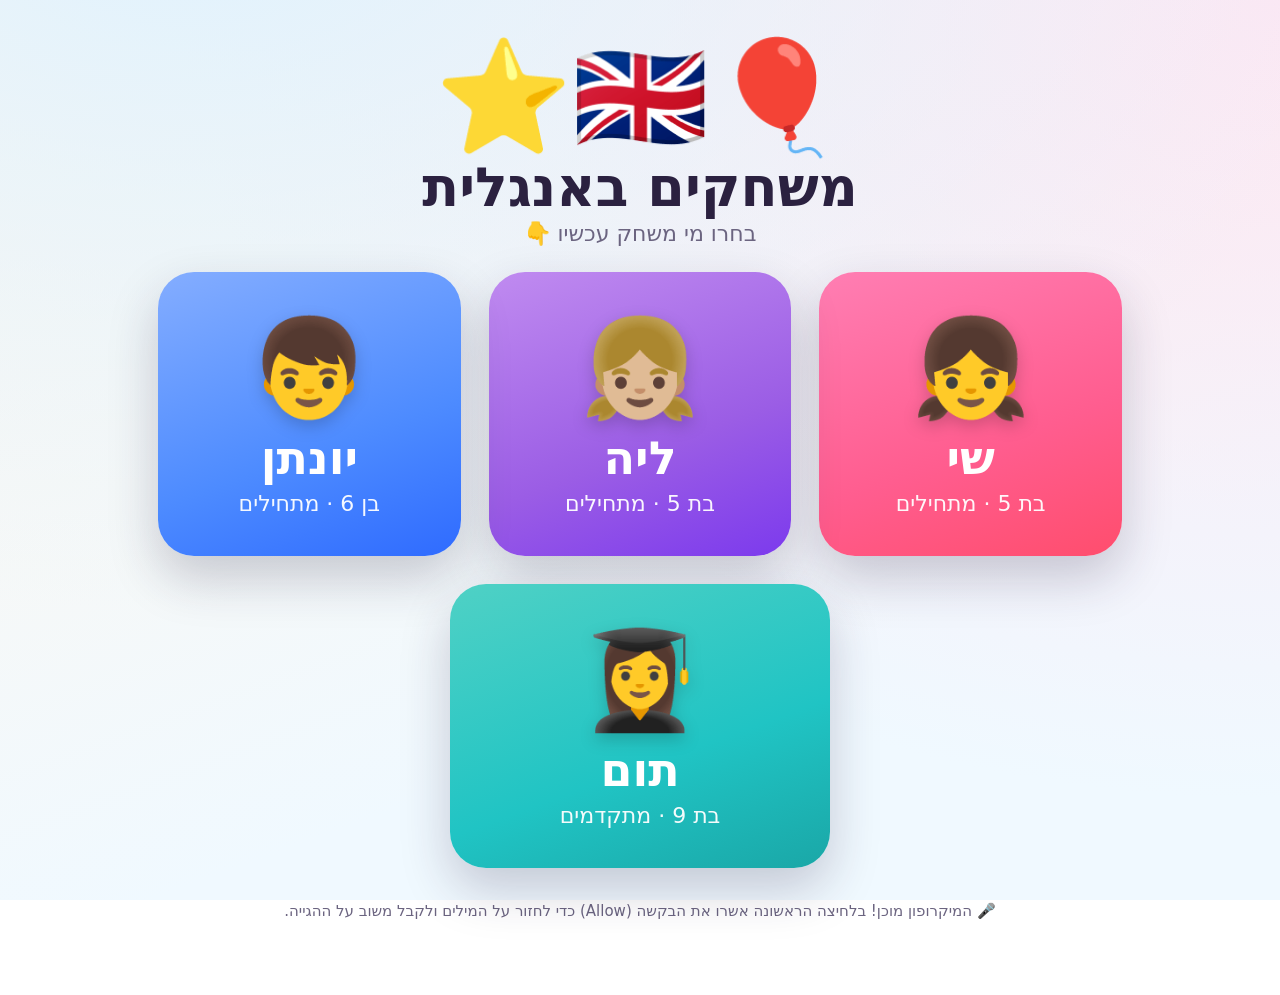
<file: index.html>
<!DOCTYPE html>
<html lang="he" dir="rtl">
<head>
  <meta charset="UTF-8" />
  <meta name="viewport" content="width=device-width, initial-scale=1.0, maximum-scale=1.0, user-scalable=no" />
  <title>משחקים באנגלית 🎈</title>
  <script>document.write('<link rel="stylesheet" href="shared.css?t=' + Date.now() + '">');</script>
  <style>
    .hero { font-size: clamp(54px, 12vw, 110px); line-height: 1; margin: 18px 0 4px; }
    .float { display:inline-block; animation: bob 3s ease-in-out infinite; }
    .float:nth-child(2){ animation-delay:.4s } .float:nth-child(3){ animation-delay:.8s }
    @keyframes bob { 0%,100%{ transform: translateY(0) } 50%{ transform: translateY(-14px) } }
    .footer-note { margin-top: 34px; color: var(--ink-soft); font-size: 15px; }
  </style>
</head>
<body>
  <div class="wrap">
    <div class="hero">
      <span class="float">🎈</span><span class="float">🇬🇧</span><span class="float">⭐</span>
    </div>
    <h1 class="page-title">משחקים באנגלית</h1>
    <p class="subtitle">בחרו מי משחק עכשיו 👇</p>

    <div class="pickers">
      <button class="picker shai" onclick="go('shai.html')">
        <span class="ava">👧</span>
        <span class="name">שי</span>
        <span class="age">בת 5 · מתחילים</span>
      </button>
      <button class="picker lia" onclick="go('lia.html')">
        <span class="ava">👧🏼</span>
        <span class="name">ליה</span>
        <span class="age">בת 5 · מתחילים</span>
      </button>
      <button class="picker yonatan" onclick="go('yonatan.html')">
        <span class="ava">👦</span>
        <span class="name">יונתן</span>
        <span class="age">בן 6 · מתחילים</span>
      </button>
      <button class="picker tom" onclick="go('tom.html')">
        <span class="ava">👩‍🎓</span>
        <span class="name">תום</span>
        <span class="age">בת 9 · מתקדמים</span>
      </button>
    </div>

    <p class="footer-note" id="micTip"></p>
  </div>

  <script>document.write('<script src="shared.js?t=' + Date.now() + '"><\/script>');</script>
  <script>
    function go(page) {
      if (window.speechSynthesis) speechSynthesis.cancel(); // לעצור כל דיבור לפני המעבר
      soundPop(); primeAudio();
      setTimeout(() => (location.href = page), 120);
    }

    // טיפ לגבי מיקרופון — תלוי אם נפתח דרך השרת (localhost) או ישירות מהקובץ
    const tip = document.getElementById("micTip");
    if (window.isSecureContext) {
      tip.innerHTML = "🎤 המיקרופון מוכן! בלחיצה הראשונה אשרו את הבקשה (Allow) כדי לחזור על המילים ולקבל משוב על ההגייה.";
    } else {
      tip.innerHTML = "💡 כדי לחזור על המילים עם משוב על ההגייה — סגרו ופתחו את המשחק עם הקובץ <b>הפעלה.bat</b> שבתיקייה (נפתח ב-Chrome עם מיקרופון). שאר המשחקים עובדים גם ככה.";
    }
  </script>
</body>
</html>
</file>
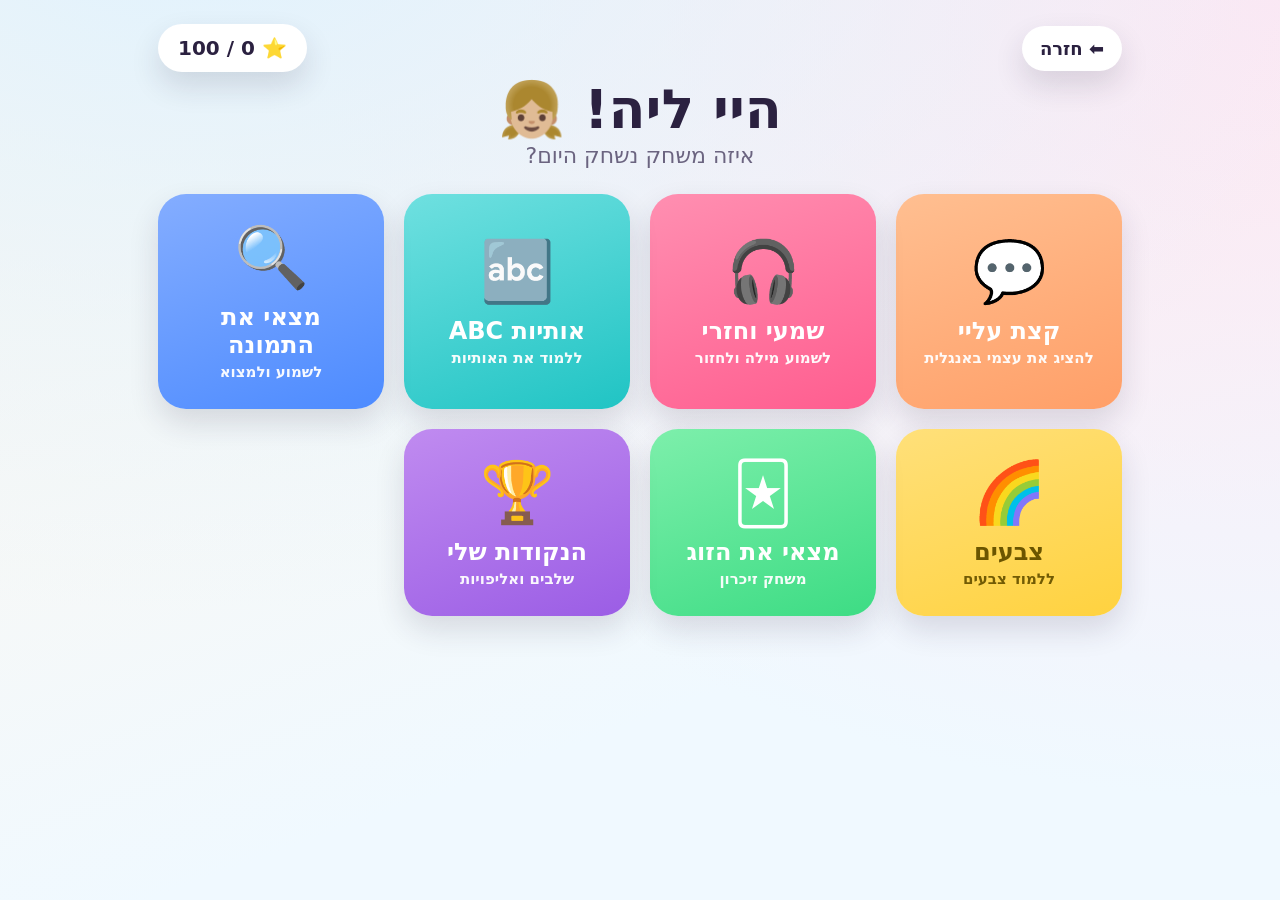
<file: lia.html>
<!DOCTYPE html>
<html lang="he" dir="rtl">
<head>
  <meta charset="UTF-8" />
  <meta name="viewport" content="width=device-width, initial-scale=1.0, maximum-scale=1.0, user-scalable=no" />
  <title>המשחקים של ליה 🧒</title>
  <script>document.write('<link rel="stylesheet" href="shared.css?t=' + Date.now() + '">');</script>
</head>
<body>
  <div class="wrap">
    <div class="topbar">
      <button class="btn-back" id="back">⬅️ חזרה</button>
      <div class="score" id="score">⭐ 0</div>
    </div>

    <!-- תפריט המשחקים -->
    <div id="menu">
      <h1 class="page-title">היי ליה! 👧🏼</h1>
      <p class="subtitle">איזה משחק נשחק היום?</p>
      <div class="games-grid">
        <button class="game-card c-peach"  onclick="Games.about()">
          <span class="ico">💬</span><span class="ttl">קצת עליי</span><span class="sub">להציג את עצמי באנגלית</span>
        </button>
        <button class="game-card c-pink"   onclick="Games.flash()">
          <span class="ico">🎧</span><span class="ttl">שמעי וחזרי</span><span class="sub">לשמוע מילה ולחזור</span>
        </button>
        <button class="game-card c-teal"   onclick="Games.abc()">
          <span class="ico">🔤</span><span class="ttl">אותיות ABC</span><span class="sub">ללמוד את האותיות</span>
        </button>
        <button class="game-card c-blue"   onclick="Games.find()">
          <span class="ico">🔍</span><span class="ttl">מצאי את התמונה</span><span class="sub">לשמוע ולמצוא</span>
        </button>
        <button class="game-card c-yellow" onclick="Games.colors()">
          <span class="ico">🌈</span><span class="ttl">צבעים</span><span class="sub">ללמוד צבעים</span>
        </button>
        <button class="game-card c-green"  onclick="Games.memory()">
          <span class="ico">🃏</span><span class="ttl">מצאי את הזוג</span><span class="sub">משחק זיכרון</span>
        </button>
        <button class="game-card c-purple" onclick="Games.progress()">
          <span class="ico">🏆</span><span class="ttl">הנקודות שלי</span><span class="sub">שלבים ואליפויות</span>
        </button>
      </div>
    </div>

    <!-- מסך המשחק -->
    <div id="stageWrap" class="hidden">
      <div class="stage" id="stage"></div>
    </div>
  </div>

  <script>(function(){var t=Date.now();document.write('<script src="data.js?t='+t+'"><\/script>');document.write('<script src="shared.js?t='+t+'"><\/script>');})();</script>
  <script>
    const stageWrap = document.getElementById("stageWrap");
    const stage = document.getElementById("stage");
    const menu = document.getElementById("menu");
    Score.init(document.getElementById("score"), "lia");

    document.getElementById("back").onclick = () => {
      if (!stageWrap.classList.contains("hidden")) { showMenu(); }
      else { location.href = "index.html"; }
    };
    function showMenu() { speechSynthesis && speechSynthesis.cancel(); stageWrap.classList.add("hidden"); menu.classList.remove("hidden"); }
    function showStage() { menu.classList.add("hidden"); stageWrap.classList.remove("hidden"); stage.innerHTML = ""; }

    // מאגר מילים ידידותי לבת 5 (פשוטות וחזותיות)
    const EASY = ALL_WORDS.filter(w => ["animals","food","colors","nature","things"].includes(w.topic));

    const Games = {
      /* ---------- 💬 קצת עליי — משפטי היכרות ---------- */
      about() {
        showStage();
        const SENT = ABOUT_ME.lia;
        let i = 0;
        const render = () => {
          const s = SENT[i];
          stage.innerHTML = "";
          stage.appendChild(el("div", "prompt-he", "ככה מספרים על עצמי 🌟 תשמעי ותגידי גם את!"));
          stage.appendChild(el("div", "dots", SENT.map((_, k) => `<span class="${k <= i ? 'on' : ''}"></span>`).join("")));
          stage.appendChild(el("div", "big-emoji", s.emoji));
          stage.appendChild(el("div", "sentence-en", s.en));
          const heBtn = el("button", "sentence-he he-say", "🔈 " + s.he);
          heBtn.onclick = () => { try { speechSynthesis.cancel(); speechSynthesis.resume(); } catch (e) {} setTimeout(() => speakHe(s.he), 90); };
          stage.appendChild(heBtn);
          const fb = el("div", "feedback");
          const acts = el("div", "actions");
          const bL = el("button", "action listen", "🔊 שמעי");
          bL.onclick = async () => { fb.className = "feedback"; fb.textContent = ""; await speakEn(s.en); };
          const bS = el("button", "action speak", "🎤 תורי!");
          bS.onclick = () => sayAndCheer(s, fb, bS);
          const last = i >= SENT.length - 1;
          const bN = el("button", "action next", last ? "🎉 סיימתי!" : "➡️ עוד משפט");
          bN.onclick = () => { if (last) { finishAbout(); } else { i++; render(); } };
          acts.append(bL, bS, bN);
          stage.append(fb, acts);
          speakHe("תגידי").then(() => speakEn(s.en));
        };
        render();
      },

      /* ---------- 1. שמעי וחזרי ---------- */
      flash() {
        showStage();
        let pool = shuffle(EASY);
        let i = 0;
        const render = () => {
          const w = pool[i % pool.length];
          stage.innerHTML = "";
          stage.appendChild(el("div", "prompt-he", "תשמעי את המילה… ותגידי אותה גם את! 🗣️"));
          stage.appendChild(el("div", "big-emoji", w.emoji));
          stage.appendChild(el("div", "big-word", w.en));
          const fb = el("div", "feedback"); stage.appendChild(fb);
          const acts = el("div", "actions");

          const bListen = el("button", "action listen", "🔊 שמעי");
          bListen.onclick = async () => { fb.className = "feedback"; fb.textContent = ""; await speakEn(w.en); };

          const bSpeak = el("button", "action speak", "🎤 תורי!");
          bSpeak.onclick = () => recordAndScore(w, fb, bSpeak, "he");

          const bNext = el("button", "action next", "➡️ עוד מילה");
          bNext.onclick = () => { i++; render(); };

          acts.append(bListen, bSpeak, bNext);
          stage.appendChild(acts);

          // הוראה קולית + הקראת המילה
          speakHe("תשמעי את המילה ותגידי אותה").then(() => speakEn(w.en));
        };
        render();
      },

      /* ---------- 2. מצאי את התמונה ---------- */
      find(list) {
        showStage();
        const source = list || EASY;
        const round = () => {
          const opts = sample(source, 4);
          const target = randItem(opts);
          stage.innerHTML = "";
          stage.appendChild(el("div", "prompt-he", "תשמעי איזו מילה… ותלחצי על התמונה הנכונה! 👆"));
          const fb = el("div", "feedback");
          const choices = el("div", "choices");
          opts.forEach(o => {
            const c = el("button", "choice");
            c.innerHTML = `<span class="ce">${o.emoji}</span>`;
            c.onclick = () => {
              if (o.en === target.en) {
                c.classList.add("correct"); soundCorrect(); Score.add(); confetti(70);
                fb.className = "feedback great"; fb.textContent = "כל הכבוד! 🎉";
                // ממתינים שההקראה תסיים את המילה ורק אז עוברים הלאה
                speakHe("מצוין! זה " + target.he).then(() => setTimeout(round, 800));
              } else {
                c.classList.add("wrong"); soundTry();
                fb.className = "feedback try"; fb.textContent = "אופס, עוד פעם 🙂";
                speakHe("לא נורא, עוד פעם!");
                setTimeout(() => c.classList.remove("wrong"), 500);
              }
            };
            choices.appendChild(c);
          });
          stage.appendChild(choices);
          stage.appendChild(fb);
          const hear = el("div", "actions");
          const b = el("button", "action listen", "🔊 שמעי שוב");
          b.onclick = () => speakEn(target.en);
          hear.appendChild(b); stage.appendChild(hear);
          speakHe("איפה").then(() => speakEn(target.en));
        };
        round();
      },

      /* ---------- 3. צבעים ---------- */
      colors() { this.find(ALL_WORDS.filter(w => w.topic === "colors")); },

      /* ---------- ABC — לימוד האותיות ---------- */
      abc() {
        showStage();
        let i = 0;
        const render = () => {
          const it = ABC[i % ABC.length];
          stage.innerHTML = "";
          stage.appendChild(el("div", "prompt-he", "תשמעי את האות… ותגידי אותה גם את! 🔤"));
          stage.appendChild(el("div", "big-word", it.L + " " + it.L.toLowerCase()));
          stage.appendChild(el("div", "big-emoji", it.emoji));
          stage.appendChild(el("div", "prompt-en", it.word));
          const fb = el("div", "feedback");
          const acts = el("div", "actions");
          const bL = el("button", "action listen", "🔊 שמעי");
          bL.onclick = () => { fb.className = "feedback"; fb.textContent = ""; speakEn(it.L).then(() => speakEn(it.word)); };
          const bS = el("button", "action speak", "🎤 תורי!");
          bS.onclick = () => recordAndScore({ en: it.L, he: it.L }, fb, bS, "he");
          const bN = el("button", "action next", "➡️ האות הבאה");
          bN.onclick = () => { i++; render(); };
          acts.append(bL, bS, bN);
          stage.append(fb, acts);
          speakHe("האות").then(() => speakEn(it.L)).then(() => speakEn(it.word));
        };
        render();
      },

      /* ---------- 4. משחק זיכרון (תמונות) ---------- */
      memory() {
        showStage();
        const picks = sample(EASY, 6);
        const deck = shuffle([...picks, ...picks].map((w, idx) => ({ ...w, uid: idx })));
        stage.innerHTML = "";
        stage.appendChild(el("div", "prompt-he", "מצאי את שני הקלפים הזהים! 🃏"));
        const grid = el("div", "memory");
        let first = null, lock = false, matched = 0;
        deck.forEach((w) => {
          const card = el("button", "mcard");
          card.innerHTML = `<span class="back">❓</span><span class="face">${w.emoji}</span>`;
          card.onclick = () => {
            if (lock || card.classList.contains("up") || card.classList.contains("matched")) return;
            soundPop(); card.classList.add("up");
            speakEn(w.en);                 // אומרת את המילה באנגלית בכל היפוך קלף
            lock = true;                   // נעילה כדי שתספיק להגיד את המילה
            if (!first) {
              first = { card, w };
              setTimeout(() => { lock = false; }, 1500);
              return;
            }
            // קלף שני
            if (first.w.en === w.en) {
              card.classList.add("matched"); first.card.classList.add("matched");
              Score.add(); matched++;
              setTimeout(() => {
                soundCorrect(); first = null; lock = false;
                if (matched === picks.length) { confetti(150); soundWin(); speakHe("יש! כל הכבוד!"); }
              }, 1500);
            } else {
              setTimeout(() => {
                card.classList.remove("up"); first.card.classList.remove("up");
                first = null; lock = false;
              }, 1500);
            }
          };
          grid.appendChild(card);
        });
        stage.appendChild(grid);
        speakHe("מצאי את שני הקלפים הזהים");
      },

      /* ---------- 🏆 הנקודות שלי ---------- */
      progress() {
        showStage();
        renderProgress(stage, "lia");
        speakHe("אלה הנקודות שלך. כל הכבוד!");
      },
    };

    /* אמירת משפט במשחק "קצת עליי" — משוב מעודד ורחום (לגיל 5) */
    async function sayAndCheer(s, fb, btn) {
      if (!RECOGNITION_OK) {
        fb.className = "feedback great"; fb.textContent = "כל הכבוד! 👏";
        Score.add(); soundCorrect(); speakHe("כל הכבוד!"); return;
      }
      fb.className = "feedback heard"; fb.textContent = "🎤 רגע…";
      const ok = await ensureMic();
      if (!ok) {
        fb.className = "feedback try"; fb.textContent = "אין גישה למיקרופון 🎤";
        showMicNote(fb); speakHe("צריך לאשר מיקרופון"); return;
      }
      btn.classList.add("recording"); btn.disabled = true;
      fb.className = "feedback heard"; fb.textContent = "🎤 מקשיבה לך…";
      try {
        const res = await listen("en-US");
        const verdict = scorePronunciation(s.en, res.alternatives);
        if (verdict === "try") {
          fb.className = "feedback close"; fb.textContent = "יופי שניסית! בואי נשמע שוב 👂";
          soundTry(); await speakHe("יופי! תקשיבי שוב"); await speakEnSlow(s.en);
        } else {
          fb.className = "feedback great"; fb.textContent = verdict === "great" ? "מושלם! 🌟" : "יפה מאוד! 👏";
          Score.add(); soundCorrect(); confetti(60); speakHe("כל הכבוד!");
        }
      } catch (e) {
        if (isMicPermissionError(e)) {
          fb.className = "feedback try"; fb.textContent = "אין גישה למיקרופון 🎤"; showMicNote(fb);
        } else {
          fb.className = "feedback try"; fb.textContent = "לא שמעתי… לחצי שוב על המיקרופון 🎤";
          speakHe("לא שמעתי, עוד פעם");
        }
      } finally { btn.classList.remove("recording"); btn.disabled = false; }
    }

    /* מסך סיום למשחק "קצת עליי" */
    function finishAbout() {
      stage.innerHTML = "";
      confetti(180); soundWin();
      stage.appendChild(el("div", "big-emoji", "🌟"));
      stage.appendChild(el("div", "prompt-he", "כל הכבוד ליה! עכשיו את יודעת לספר על עצמך באנגלית! 🎉"));
      const acts = el("div", "actions");
      const again = el("button", "action next", "🔁 עוד פעם");
      again.onclick = () => Games.about();
      const toMenu = el("button", "action ghost", "🏠 לתפריט");
      toMenu.onclick = showMenu;
      acts.append(again, toMenu);
      stage.appendChild(acts);
      speakHe("כל הכבוד! עכשיו את יודעת לספר על עצמך באנגלית");
    }

    /* מציג הודעה ידידותית כשאין גישה למיקרופון */
    function showMicNote(fb) {
      if (stage.querySelector(".mic-note")) return;
      const note = el("div", "mic-note",
        "🎤 כדי לחזור על המילים צריך מיקרופון.<br>פתחי את המשחק עם הקובץ <b>הפעלה.bat</b> (נפתח ב-Chrome), ואשרי גישה למיקרופון.<br>בינתיים אפשר להמשיך לשמוע ולתרגל 🙂");
      stage.appendChild(note);
    }

    /* הקלטה + משוב הגייה (משוב בעברית) */
    async function recordAndScore(w, fb, btn, fbLang) {
      if (!RECOGNITION_OK) {
        fb.className = "feedback great"; fb.textContent = "יופי! כל הכבוד 👏";
        Score.add(); soundCorrect(); speakHe("יופי!"); return;
      }
      // ביקוש הרשאת מיקרופון (חלון אישור מופיע פעם אחת)
      fb.className = "feedback heard"; fb.textContent = "🎤 רגע…";
      const ok = await ensureMic();
      if (!ok) {
        fb.className = "feedback try"; fb.textContent = "אין גישה למיקרופון 🎤";
        showMicNote(fb); speakHe("צריך לאשר מיקרופון"); return;
      }
      btn.classList.add("recording"); btn.disabled = true;
      fb.className = "feedback heard"; fb.textContent = "🎤 מקשיבה לך…";
      try {
        const res = await listen("en-US");
        const verdict = scorePronunciation(w.en, res.alternatives);
        if (verdict === "great") {
          fb.className = "feedback great"; fb.textContent = "מושלם! נהדר! 🌟";
          Score.add(); soundCorrect(); confetti(70); speakHe("מצוין! יפה מאוד!");
        } else if (verdict === "close") {
          fb.className = "feedback close"; fb.textContent = "כמעט! בואי נשמע שוב 👂";
          soundTry(); await speakHe("כמעט! תקשיבי שוב"); await speakEnSlow(w.en);
        } else {
          fb.className = "feedback try"; fb.textContent = "בואי ננסה שוב יחד 🙂";
          soundTry(); await speakHe("בואי נשמע שוב"); await speakEnSlow(w.en);
        }
      } catch (e) {
        if (isMicPermissionError(e)) {
          fb.className = "feedback try"; fb.textContent = "אין גישה למיקרופון 🎤";
          showMicNote(fb);
        } else {
          fb.className = "feedback try"; fb.textContent = "לא שמעתי… לחצי שוב על המיקרופון 🎤";
          speakHe("לא שמעתי, עוד פעם");
        }
      } finally { btn.classList.remove("recording"); btn.disabled = false; }
    }
  </script>
</body>
</html>
</file>
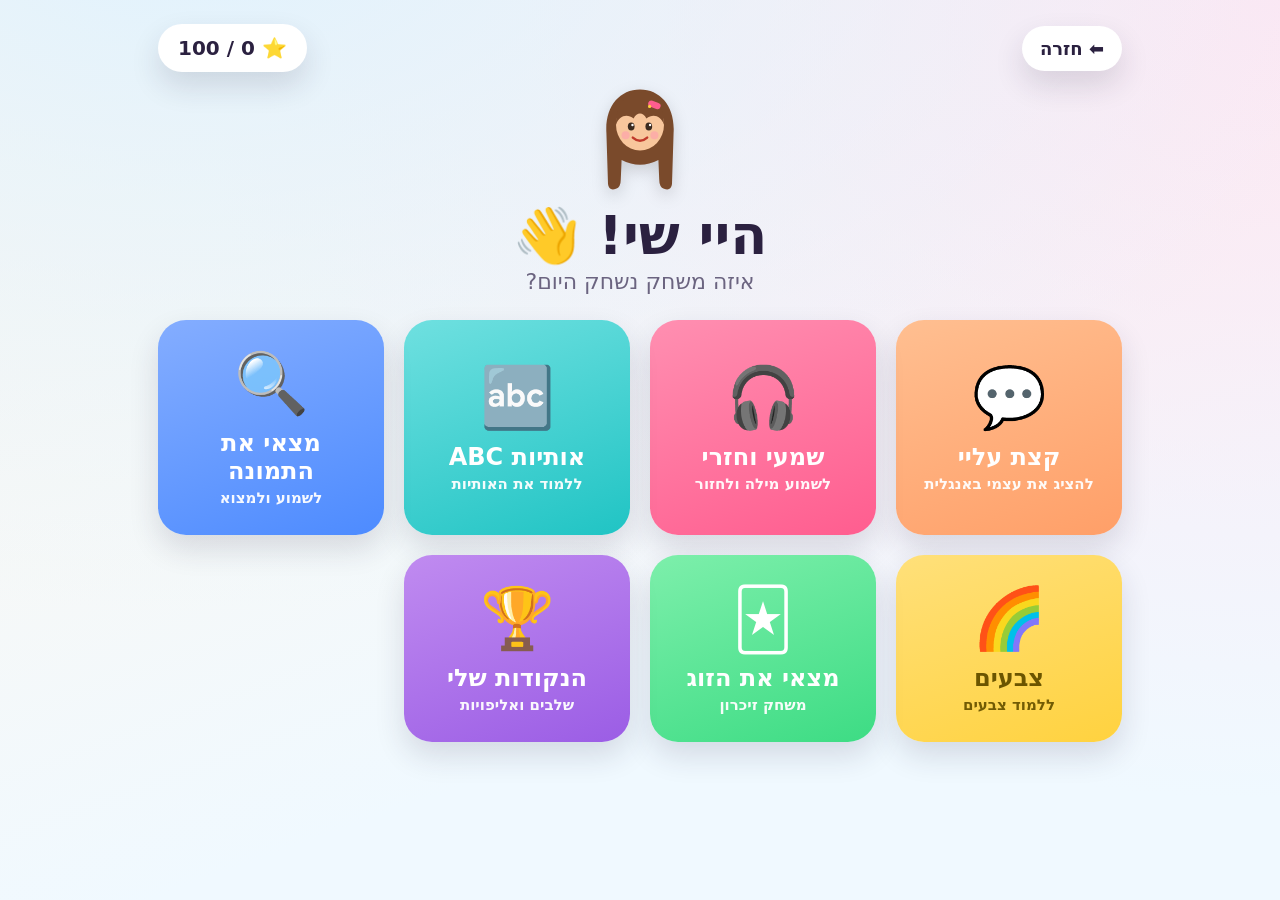
<file: shai.html>
<!DOCTYPE html>
<html lang="he" dir="rtl">
<head>
  <meta charset="UTF-8" />
  <meta name="viewport" content="width=device-width, initial-scale=1.0, maximum-scale=1.0, user-scalable=no" />
  <title>המשחקים של שי 🧒</title>
  <script>document.write('<link rel="stylesheet" href="shared.css?t=' + Date.now() + '">');</script>
</head>
<body>
  <div class="wrap">
    <div class="topbar">
      <button class="btn-back" id="back">⬅️ חזרה</button>
      <div class="score" id="score">⭐ 0</div>
    </div>

    <!-- תפריט המשחקים -->
    <div id="menu">
      <div class="hero-ava" aria-hidden="true">
        <svg class="ava-svg" viewBox="0 0 120 150" xmlns="http://www.w3.org/2000/svg">
          <path d="M18 66 C16 34 34 12 60 12 C86 12 104 34 102 66 L100 130 Q99 139 90 136 Q84 134 84 124 L83 100 Q60 112 37 100 L36 124 Q36 134 30 136 Q21 139 20 130 Z" fill="#7a4a2b"/>
          <ellipse cx="60" cy="56" rx="30" ry="32" fill="#f8c69c"/>
          <path d="M30 56 C30 28 44 16 60 16 C76 16 90 28 90 56 C86 44 76 42 68 48 C64 40 56 40 52 48 C44 42 34 44 30 56 Z" fill="#7a4a2b"/>
          <ellipse cx="49" cy="58" rx="4.2" ry="5" fill="#3a2a20"/>
          <ellipse cx="71" cy="58" rx="4.2" ry="5" fill="#3a2a20"/>
          <circle cx="50.6" cy="56.2" r="1.5" fill="#fff"/>
          <circle cx="72.6" cy="56.2" r="1.5" fill="#fff"/>
          <circle cx="42" cy="69" r="5" fill="#ff9ab0" opacity=".55"/>
          <circle cx="78" cy="69" r="5" fill="#ff9ab0" opacity=".55"/>
          <path d="M51 72 Q60 80 69 72" stroke="#c0392b" stroke-width="3" fill="none" stroke-linecap="round"/>
          <rect x="70" y="27" width="16" height="8" rx="4" transform="rotate(20 78 31)" fill="#ff5d8f"/>
          <circle cx="72" cy="33" r="2" fill="#ffd23f"/>
        </svg>
      </div>
      <h1 class="page-title">היי שי! 👋</h1>
      <p class="subtitle">איזה משחק נשחק היום?</p>
      <div class="games-grid">
        <button class="game-card c-peach"  onclick="Games.about()">
          <span class="ico">💬</span><span class="ttl">קצת עליי</span><span class="sub">להציג את עצמי באנגלית</span>
        </button>
        <button class="game-card c-pink"   onclick="Games.flash()">
          <span class="ico">🎧</span><span class="ttl">שמעי וחזרי</span><span class="sub">לשמוע מילה ולחזור</span>
        </button>
        <button class="game-card c-teal"   onclick="Games.abc()">
          <span class="ico">🔤</span><span class="ttl">אותיות ABC</span><span class="sub">ללמוד את האותיות</span>
        </button>
        <button class="game-card c-blue"   onclick="Games.find()">
          <span class="ico">🔍</span><span class="ttl">מצאי את התמונה</span><span class="sub">לשמוע ולמצוא</span>
        </button>
        <button class="game-card c-yellow" onclick="Games.colors()">
          <span class="ico">🌈</span><span class="ttl">צבעים</span><span class="sub">ללמוד צבעים</span>
        </button>
        <button class="game-card c-green"  onclick="Games.memory()">
          <span class="ico">🃏</span><span class="ttl">מצאי את הזוג</span><span class="sub">משחק זיכרון</span>
        </button>
        <button class="game-card c-purple" onclick="Games.progress()">
          <span class="ico">🏆</span><span class="ttl">הנקודות שלי</span><span class="sub">שלבים ואליפויות</span>
        </button>
      </div>
    </div>

    <!-- מסך המשחק -->
    <div id="stageWrap" class="hidden">
      <div class="stage" id="stage"></div>
    </div>
  </div>

  <script>(function(){var t=Date.now();document.write('<script src="data.js?t='+t+'"><\/script>');document.write('<script src="shared.js?t='+t+'"><\/script>');})();</script>
  <script>
    const stageWrap = document.getElementById("stageWrap");
    const stage = document.getElementById("stage");
    const menu = document.getElementById("menu");
    Score.init(document.getElementById("score"), "shai");

    document.getElementById("back").onclick = () => {
      if (!stageWrap.classList.contains("hidden")) { showMenu(); }
      else { location.href = "index.html"; }
    };
    function showMenu() { speechSynthesis && speechSynthesis.cancel(); stageWrap.classList.add("hidden"); menu.classList.remove("hidden"); }
    function showStage() { menu.classList.add("hidden"); stageWrap.classList.remove("hidden"); stage.innerHTML = ""; }

    // מאגר מילים ידידותי לבת 5 (פשוטות וחזותיות)
    const EASY = ALL_WORDS.filter(w => ["animals","food","colors","nature","things"].includes(w.topic));

    const Games = {
      /* ---------- 💬 קצת עליי — משפטי היכרות ---------- */
      about() {
        showStage();
        const SENT = ABOUT_ME.shai;
        let i = 0;
        const render = () => {
          const s = SENT[i];
          stage.innerHTML = "";
          stage.appendChild(el("div", "prompt-he", "ככה מספרים על עצמי 🌟 תשמעי ותגידי גם את!"));
          stage.appendChild(el("div", "dots", SENT.map((_, k) => `<span class="${k <= i ? 'on' : ''}"></span>`).join("")));
          stage.appendChild(el("div", "big-emoji", s.emoji));
          stage.appendChild(el("div", "sentence-en", s.en));
          const heBtn = el("button", "sentence-he he-say", "🔈 " + s.he);
          heBtn.onclick = () => speakHe(s.he);
          stage.appendChild(heBtn);
          const fb = el("div", "feedback");
          const acts = el("div", "actions");
          const bL = el("button", "action listen", "🔊 שמעי");
          bL.onclick = async () => { fb.className = "feedback"; fb.textContent = ""; await speakEn(s.en); };
          const bS = el("button", "action speak", "🎤 תורי!");
          bS.onclick = () => sayAndCheer(s, fb, bS);
          const last = i >= SENT.length - 1;
          const bN = el("button", "action next", last ? "🎉 סיימתי!" : "➡️ עוד משפט");
          bN.onclick = () => { if (last) { finishAbout(); } else { i++; render(); } };
          acts.append(bL, bS, bN);
          stage.append(fb, acts);
          speakHe("תגידי").then(() => speakEn(s.en));
        };
        render();
      },

      /* ---------- 1. שמעי וחזרי ---------- */
      flash() {
        showStage();
        let pool = shuffle(EASY);
        let i = 0;
        const render = () => {
          const w = pool[i % pool.length];
          stage.innerHTML = "";
          stage.appendChild(el("div", "prompt-he", "תשמעי את המילה… ותגידי אותה גם את! 🗣️"));
          stage.appendChild(el("div", "big-emoji", w.emoji));
          stage.appendChild(el("div", "big-word", w.en));
          const fb = el("div", "feedback"); stage.appendChild(fb);
          const acts = el("div", "actions");

          const bListen = el("button", "action listen", "🔊 שמעי");
          bListen.onclick = async () => { fb.className = "feedback"; fb.textContent = ""; await speakEn(w.en); };

          const bSpeak = el("button", "action speak", "🎤 תורי!");
          bSpeak.onclick = () => recordAndScore(w, fb, bSpeak, "he");

          const bNext = el("button", "action next", "➡️ עוד מילה");
          bNext.onclick = () => { i++; render(); };

          acts.append(bListen, bSpeak, bNext);
          stage.appendChild(acts);

          // הוראה קולית + הקראת המילה
          speakHe("תשמעי את המילה ותגידי אותה").then(() => speakEn(w.en));
        };
        render();
      },

      /* ---------- 2. מצאי את התמונה ---------- */
      find(list) {
        showStage();
        const source = list || EASY;
        const round = () => {
          const opts = sample(source, 4);
          const target = randItem(opts);
          stage.innerHTML = "";
          stage.appendChild(el("div", "prompt-he", "תשמעי איזו מילה… ותלחצי על התמונה הנכונה! 👆"));
          const fb = el("div", "feedback");
          const choices = el("div", "choices");
          opts.forEach(o => {
            const c = el("button", "choice");
            c.innerHTML = `<span class="ce">${o.emoji}</span>`;
            c.onclick = () => {
              if (o.en === target.en) {
                c.classList.add("correct"); soundCorrect(); Score.add(); confetti(70);
                fb.className = "feedback great"; fb.textContent = "כל הכבוד! 🎉";
                // ממתינים שההקראה תסיים את המילה ורק אז עוברים הלאה
                speakHe("מצוין! זה " + target.he).then(() => setTimeout(round, 800));
              } else {
                c.classList.add("wrong"); soundTry();
                fb.className = "feedback try"; fb.textContent = "אופס, עוד פעם 🙂";
                speakHe("לא נורא, עוד פעם!");
                setTimeout(() => c.classList.remove("wrong"), 500);
              }
            };
            choices.appendChild(c);
          });
          stage.appendChild(choices);
          stage.appendChild(fb);
          const hear = el("div", "actions");
          const b = el("button", "action listen", "🔊 שמעי שוב");
          b.onclick = () => speakEn(target.en);
          hear.appendChild(b); stage.appendChild(hear);
          speakHe("איפה").then(() => speakEn(target.en));
        };
        round();
      },

      /* ---------- 3. צבעים ---------- */
      colors() { this.find(ALL_WORDS.filter(w => w.topic === "colors")); },

      /* ---------- ABC — לימוד האותיות ---------- */
      abc() {
        showStage();
        let i = 0;
        const render = () => {
          const it = ABC[i % ABC.length];
          stage.innerHTML = "";
          stage.appendChild(el("div", "prompt-he", "תשמעי את האות… ותגידי אותה גם את! 🔤"));
          stage.appendChild(el("div", "big-word", it.L + " " + it.L.toLowerCase()));
          stage.appendChild(el("div", "big-emoji", it.emoji));
          stage.appendChild(el("div", "prompt-en", it.word));
          const fb = el("div", "feedback");
          const acts = el("div", "actions");
          const bL = el("button", "action listen", "🔊 שמעי");
          bL.onclick = () => { fb.className = "feedback"; fb.textContent = ""; speakEn(it.L).then(() => speakEn(it.word)); };
          const bS = el("button", "action speak", "🎤 תורי!");
          bS.onclick = () => recordAndScore({ en: it.L, he: it.L }, fb, bS, "he");
          const bN = el("button", "action next", "➡️ האות הבאה");
          bN.onclick = () => { i++; render(); };
          acts.append(bL, bS, bN);
          stage.append(fb, acts);
          speakHe("האות").then(() => speakEn(it.L)).then(() => speakEn(it.word));
        };
        render();
      },

      /* ---------- 4. משחק זיכרון (תמונות) ---------- */
      memory() {
        showStage();
        const picks = sample(EASY, 6);
        const deck = shuffle([...picks, ...picks].map((w, idx) => ({ ...w, uid: idx })));
        stage.innerHTML = "";
        stage.appendChild(el("div", "prompt-he", "מצאי את שני הקלפים הזהים! 🃏"));
        const grid = el("div", "memory");
        let first = null, lock = false, matched = 0;
        deck.forEach((w) => {
          const card = el("button", "mcard");
          card.innerHTML = `<span class="back">❓</span><span class="face">${w.emoji}</span>`;
          card.onclick = () => {
            if (lock || card.classList.contains("up") || card.classList.contains("matched")) return;
            soundPop(); card.classList.add("up");
            speakEn(w.en);                 // אומרת את המילה באנגלית בכל היפוך קלף
            lock = true;                   // נעילה כדי שתספיק להגיד את המילה
            if (!first) {
              first = { card, w };
              setTimeout(() => { lock = false; }, 1500);
              return;
            }
            // קלף שני
            if (first.w.en === w.en) {
              card.classList.add("matched"); first.card.classList.add("matched");
              Score.add(); matched++;
              setTimeout(() => {
                soundCorrect(); first = null; lock = false;
                if (matched === picks.length) { confetti(150); soundWin(); speakHe("יש! כל הכבוד!"); }
              }, 1500);
            } else {
              setTimeout(() => {
                card.classList.remove("up"); first.card.classList.remove("up");
                first = null; lock = false;
              }, 1500);
            }
          };
          grid.appendChild(card);
        });
        stage.appendChild(grid);
        speakHe("מצאי את שני הקלפים הזהים");
      },

      /* ---------- 🏆 הנקודות שלי ---------- */
      progress() {
        showStage();
        renderProgress(stage, "shai");
        speakHe("אלה הנקודות שלך. כל הכבוד!");
      },
    };

    /* אמירת משפט במשחק "קצת עליי" — משוב מעודד ורחום (לגיל 5) */
    async function sayAndCheer(s, fb, btn) {
      if (!RECOGNITION_OK) {
        fb.className = "feedback great"; fb.textContent = "כל הכבוד! 👏";
        Score.add(); soundCorrect(); speakHe("כל הכבוד!"); return;
      }
      fb.className = "feedback heard"; fb.textContent = "🎤 רגע…";
      const ok = await ensureMic();
      if (!ok) {
        fb.className = "feedback try"; fb.textContent = "אין גישה למיקרופון 🎤";
        showMicNote(fb); speakHe("צריך לאשר מיקרופון"); return;
      }
      btn.classList.add("recording"); btn.disabled = true;
      fb.className = "feedback heard"; fb.textContent = "🎤 מקשיבה לך…";
      try {
        const res = await listen("en-US");
        const verdict = scorePronunciation(s.en, res.alternatives);
        if (verdict === "try") {
          // עדיין מעודדים — מזמינים לשמוע ולנסות שוב, בלי תסכול
          fb.className = "feedback close"; fb.textContent = "יופי שניסית! בואי נשמע שוב 👂";
          soundTry(); await speakHe("יופי! תקשיבי שוב"); await speakEnSlow(s.en);
        } else {
          fb.className = "feedback great"; fb.textContent = verdict === "great" ? "מושלם! 🌟" : "יפה מאוד! 👏";
          Score.add(); soundCorrect(); confetti(60); speakHe("כל הכבוד!");
        }
      } catch (e) {
        if (isMicPermissionError(e)) {
          fb.className = "feedback try"; fb.textContent = "אין גישה למיקרופון 🎤"; showMicNote(fb);
        } else {
          fb.className = "feedback try"; fb.textContent = "לא שמעתי… לחצי שוב על המיקרופון 🎤";
          speakHe("לא שמעתי, עוד פעם");
        }
      } finally { btn.classList.remove("recording"); btn.disabled = false; }
    }

    /* מסך סיום למשחק "קצת עליי" */
    function finishAbout() {
      stage.innerHTML = "";
      confetti(180); soundWin();
      stage.appendChild(el("div", "big-emoji", "🌟"));
      stage.appendChild(el("div", "prompt-he", "כל הכבוד שי! עכשיו את יודעת לספר על עצמך באנגלית! 🎉"));
      const acts = el("div", "actions");
      const again = el("button", "action next", "🔁 עוד פעם");
      again.onclick = () => Games.about();
      const toMenu = el("button", "action ghost", "🏠 לתפריט");
      toMenu.onclick = showMenu;
      acts.append(again, toMenu);
      stage.appendChild(acts);
      speakHe("כל הכבוד! עכשיו את יודעת לספר על עצמך באנגלית");
    }

    /* מציג הודעה ידידותית כשאין גישה למיקרופון */
    function showMicNote(fb) {
      if (stage.querySelector(".mic-note")) return;
      const note = el("div", "mic-note",
        "🎤 כדי לחזור על המילים צריך מיקרופון.<br>פתחי את המשחק עם הקובץ <b>הפעלה.bat</b> (נפתח ב-Chrome), ואשרי גישה למיקרופון.<br>בינתיים אפשר להמשיך לשמוע ולתרגל 🙂");
      stage.appendChild(note);
    }

    /* הקלטה + משוב הגייה (משוב בעברית עבור שי) */
    async function recordAndScore(w, fb, btn, fbLang) {
      if (!RECOGNITION_OK) {
        fb.className = "feedback great"; fb.textContent = "יופי! כל הכבוד 👏";
        Score.add(); soundCorrect(); speakHe("יופי!"); return;
      }
      // ביקוש הרשאת מיקרופון (חלון אישור מופיע פעם אחת)
      fb.className = "feedback heard"; fb.textContent = "🎤 רגע…";
      const ok = await ensureMic();
      if (!ok) {
        fb.className = "feedback try"; fb.textContent = "אין גישה למיקרופון 🎤";
        showMicNote(fb); speakHe("צריך לאשר מיקרופון"); return;
      }
      btn.classList.add("recording"); btn.disabled = true;
      fb.className = "feedback heard"; fb.textContent = "🎤 מקשיבה לך…";
      try {
        const res = await listen("en-US");
        const verdict = scorePronunciation(w.en, res.alternatives);
        if (verdict === "great") {
          fb.className = "feedback great"; fb.textContent = "מושלם! נהדר! 🌟";
          Score.add(); soundCorrect(); confetti(70); speakHe("מצוין! יפה מאוד!");
        } else if (verdict === "close") {
          fb.className = "feedback close"; fb.textContent = "כמעט! בואי נשמע שוב 👂";
          soundTry(); await speakHe("כמעט! תקשיבי שוב"); await speakEnSlow(w.en);
        } else {
          fb.className = "feedback try"; fb.textContent = "בואי ננסה שוב יחד 🙂";
          soundTry(); await speakHe("בואי נשמע שוב"); await speakEnSlow(w.en);
        }
      } catch (e) {
        if (isMicPermissionError(e)) {
          fb.className = "feedback try"; fb.textContent = "אין גישה למיקרופון 🎤";
          showMicNote(fb);
        } else {
          fb.className = "feedback try"; fb.textContent = "לא שמעתי… לחצי שוב על המיקרופון 🎤";
          speakHe("לא שמעתי, עוד פעם");
        }
      } finally { btn.classList.remove("recording"); btn.disabled = false; }
    }

    // הוראת פתיחה
    document.addEventListener("pointerdown", () => {}, { once: true });
  </script>
</body>
</html>
</file>
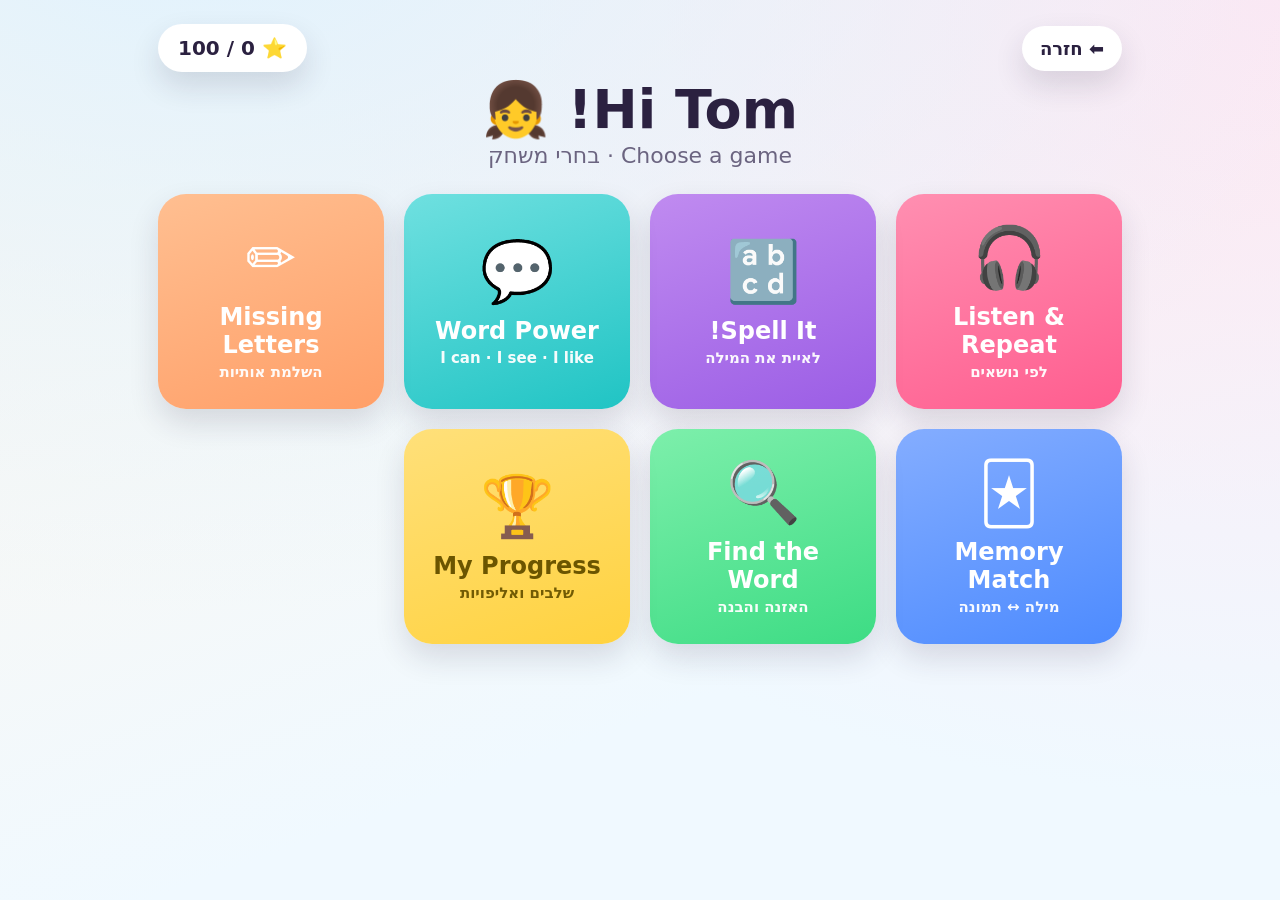
<file: tom.html>
<!DOCTYPE html>
<html lang="he" dir="rtl">
<head>
  <meta charset="UTF-8" />
  <meta name="viewport" content="width=device-width, initial-scale=1.0, maximum-scale=1.0, user-scalable=no" />
  <title>Tom's English Games 👧</title>
  <script>document.write('<link rel="stylesheet" href="shared.css?t=' + Date.now() + '">');</script>
</head>
<body>
  <div class="wrap">
    <div class="topbar">
      <button class="btn-back" id="back">⬅️ חזרה</button>
      <div class="score" id="score">⭐ 0</div>
    </div>

    <!-- תפריט -->
    <div id="menu">
      <h1 class="page-title">Hi Tom! 👧</h1>
      <p class="subtitle">Choose a game · בחרי משחק</p>
      <div class="games-grid">
        <button class="game-card c-pink"   onclick="Games.repeat()">
          <span class="ico">🎧</span><span class="ttl">Listen & Repeat</span><span class="sub">לפי נושאים</span>
        </button>
        <button class="game-card c-purple" onclick="Games.spell()">
          <span class="ico">🔡</span><span class="ttl">Spell It!</span><span class="sub">לאיית את המילה</span>
        </button>
        <button class="game-card c-teal"   onclick="Games.phrases()">
          <span class="ico">💬</span><span class="ttl">Word Power</span><span class="sub">I can · I see · I like</span>
        </button>
        <button class="game-card c-peach"  onclick="Games.missing()">
          <span class="ico">✏️</span><span class="ttl">Missing Letters</span><span class="sub">השלמת אותיות</span>
        </button>
        <button class="game-card c-blue"   onclick="Games.memory()">
          <span class="ico">🃏</span><span class="ttl">Memory Match</span><span class="sub">מילה ↔ תמונה</span>
        </button>
        <button class="game-card c-green"  onclick="Games.find()">
          <span class="ico">🔍</span><span class="ttl">Find the Word</span><span class="sub">האזנה והבנה</span>
        </button>
        <button class="game-card c-yellow" onclick="Games.progress()">
          <span class="ico">🏆</span><span class="ttl">My Progress</span><span class="sub">שלבים ואליפויות</span>
        </button>
      </div>
    </div>

    <!-- בחירת נושא -->
    <div id="topicWrap" class="hidden">
      <h1 class="page-title">Pick a topic 📚</h1>
      <p class="subtitle">בחרי נושא</p>
      <div class="games-grid" id="topicGrid"></div>
    </div>

    <!-- מסך המשחק -->
    <div id="stageWrap" class="hidden">
      <div class="stage" id="stage"></div>
    </div>
  </div>

  <script>(function(){var t=Date.now();document.write('<script src="data.js?t='+t+'"><\/script>');document.write('<script src="shared.js?t='+t+'"><\/script>');})();</script>
  <script>
    const menu = document.getElementById("menu");
    const topicWrap = document.getElementById("topicWrap");
    const topicGrid = document.getElementById("topicGrid");
    const stageWrap = document.getElementById("stageWrap");
    const stage = document.getElementById("stage");
    Score.init(document.getElementById("score"), "tom");

    const views = [menu, topicWrap, stageWrap];
    function show(v) { speechSynthesis && speechSynthesis.cancel(); views.forEach(x => x.classList.toggle("hidden", x !== v)); }
    function showMenu() { show(menu); }
    function showStage() { show(stageWrap); stage.innerHTML = ""; }

    document.getElementById("back").onclick = () => {
      if (!stageWrap.classList.contains("hidden") || !topicWrap.classList.contains("hidden")) showMenu();
      else location.href = "index.html";
    };

    const COLORS = ["c-pink","c-purple","c-teal","c-peach","c-blue","c-green","c-yellow"];
    // בורר נושאים — מקבל פונקציית המשך שמקבלת מערך מילים
    function chooseTopic(then) {
      show(topicWrap);
      topicGrid.innerHTML = "";
      Object.entries(VOCAB).forEach(([key, t], i) => {
        const b = el("button", "game-card " + COLORS[i % COLORS.length]);
        b.innerHTML = `<span class="ico">${t.emoji}</span><span class="ttl">${t.enLabel}</span><span class="sub">${t.he}</span>`;
        b.onclick = () => then(t.words.map(w => ({ ...w, topic: key })), t);
        topicGrid.appendChild(b);
      });
    }

    const Games = {
      /* ---------- 1. Listen & Repeat (by topic) ---------- */
      repeat() {
        chooseTopic((words) => {
          showStage();
          let pool = shuffle(words), i = 0;
          const render = () => {
            const w = pool[i % pool.length];
            stage.innerHTML = "";
            stage.appendChild(el("div", "prompt-en", "Listen and say the word 🗣️"));
            stage.appendChild(el("div", "big-emoji", w.emoji));
            stage.appendChild(el("div", "big-word", w.en));
            const fb = el("div", "feedback");
            const acts = el("div", "actions");
            const bL = el("button", "action listen", "🔊 Listen");
            bL.onclick = () => { fb.className = "feedback"; fb.textContent = ""; speakEn(w.en); };
            const bS = el("button", "action speak", "🎤 Your turn!");
            bS.onclick = () => recordAndScore(w.en, fb, bS);
            const bN = el("button", "action next", "➡️ Next");
            bN.onclick = () => { i++; render(); };
            acts.append(bL, bS, bN);
            stage.append(fb, acts);
            speakEn("Listen and repeat").then(() => speakEn(w.en));
          };
          render();
        });
      },

      /* ---------- 2. Spell It! — בניית המילה מאותיות מעורבבות ---------- */
      spell() {
        showStage();
        const pool = ALL_WORDS.filter(x => x.en.length >= 3 && x.en.length <= 8 && /^[a-z]+$/.test(x.en));
        const round = () => {
          const w = randItem(pool);
          const word = w.en;
          const bank = shuffle(word.split("")).map((ch, i) => ({ ch, id: i, used: false }));
          const placed = []; // מזהי אותיות לפי הסדר שהונחו

          stage.innerHTML = "";
          stage.appendChild(el("div", "prompt-en", "Spell the word 🔡"));
          stage.appendChild(el("div", "prompt-he", "תשמעי את המילה ובני אותה מהאותיות"));
          stage.appendChild(el("div", "big-emoji", w.emoji));
          const slotRow = el("div", "letters");
          const fb = el("div", "feedback");
          const bankRow = el("div", "letters");

          const check = () => {
            const built = placed.map(pid => bank[pid].ch).join("");
            if (built === word) {
              soundCorrect(); Score.add(); confetti(80);
              fb.className = "feedback great"; fb.textContent = `Yes! ${word} 🌟`;
              [...bankRow.children].forEach(c => c.disabled = true);
              speakEn(word);
            } else {
              soundTry();
              fb.className = "feedback close"; fb.textContent = "Not quite — tap a letter to take it back 🙂";
            }
          };

          const draw = () => {
            // משבצות המילה
            slotRow.innerHTML = "";
            for (let i = 0; i < word.length; i++) {
              const pid = placed[i];
              if (pid == null) {
                slotRow.appendChild(el("div", "letter blank", "_"));
              } else {
                const s = el("button", "letter filled", bank[pid].ch.toUpperCase());
                s.onclick = () => { bank[pid].used = false; placed.splice(i, 1); fb.className = "feedback"; fb.textContent = ""; draw(); };
                slotRow.appendChild(s);
              }
            }
            // מאגר האותיות
            bankRow.innerHTML = "";
            bank.forEach((t) => {
              const b = el("button", "letter-pick", t.ch.toUpperCase());
              b.disabled = t.used;
              b.onclick = () => {
                if (t.used || placed.length >= word.length) return;
                t.used = true; placed.push(t.id); soundPop(); draw();
                if (placed.length === word.length) check();
              };
              bankRow.appendChild(b);
            });
          };

          draw();
          stage.append(slotRow, fb, bankRow);
          const acts = el("div", "actions");
          const hear = el("button", "action listen", "🔊 Listen");
          hear.onclick = () => speakEn(word);
          const clear = el("button", "action ghost", "↺ Clear");
          clear.onclick = () => { bank.forEach(t => t.used = false); placed.length = 0; fb.className = "feedback"; fb.textContent = ""; draw(); };
          const nx = el("button", "action next", "➡️ Next");
          nx.onclick = round;
          acts.append(hear, clear, nx); stage.appendChild(acts);
          speakEn("Spell the word").then(() => speakEn(word));
        };
        round();
      },

      /* ---------- 3. Word Power — build a phrase ---------- */
      phrases() {
        showStage();
        const round = () => {
          const p = randItem(PHRASES);
          const tiles = shuffle(p.parts.map((t, idx) => ({ t, idx })));
          let next = 0;
          stage.innerHTML = "";
          stage.appendChild(el("div", "prompt-en", "Build the sentence 🧩"));
          stage.appendChild(el("div", "prompt-he", "בני את המשפט לפי הסדר, ואז הגי אותו"));
          stage.appendChild(el("div", "big-emoji", p.emoji));
          const line = el("div", "big-word", "____");
          line.style.minHeight = "1.2em"; line.textContent = "";
          stage.appendChild(line);
          const fb = el("div", "feedback");
          const bank = el("div", "letters");
          const built = [];
          tiles.forEach(({ t, idx }) => {
            const b = el("button", "letter-pick", t);
            b.style.width = "auto"; b.style.padding = "0 18px"; b.style.fontSize = "26px";
            b.onclick = () => {
              if (idx === next) {
                soundPop(); b.disabled = true; built.push(t); line.textContent = built.join(" ");
                next++;
                if (next === p.parts.length) {
                  soundCorrect(); Score.add(); confetti(80);
                  fb.className = "feedback great"; fb.textContent = "Great sentence! 🎉";
                  speakEn(p.en).then(() => {
                    const acts = stage.querySelector(".actions");
                    const bS = el("button", "action speak", "🎤 Say it!");
                    bS.onclick = () => recordAndScore(p.en, fb, bS);
                    acts.insertBefore(bS, acts.firstChild);
                  });
                }
              } else { soundTry(); fb.className = "feedback try"; fb.textContent = "Not yet — start from the first word 🙂"; }
            };
            bank.appendChild(b);
          });
          stage.append(bank, fb);
          const acts = el("div", "actions");
          const hear = el("button", "action listen", "🔊 Listen");
          hear.onclick = () => speakEn(p.en);
          const nx = el("button", "action next", "➡️ Next");
          nx.onclick = round;
          acts.append(hear, nx); stage.appendChild(acts);
          speakEn("Build the sentence: " + p.en);
        };
        round();
      },

      /* ---------- 4. Missing Letters ---------- */
      missing() {
        showStage();
        const round = () => {
          const w = randItem(ALL_WORDS.filter(x => x.en.length >= 3 && x.en.length <= 7));
          const word = w.en;
          // מסתירים אות אחת (לא הראשונה)
          const hideIdx = 1 + ((Math.random() * (word.length - 1)) | 0);
          const missing = word[hideIdx].toLowerCase();
          stage.innerHTML = "";
          stage.appendChild(el("div", "prompt-en", "Which letter is missing? ✏️"));
          stage.appendChild(el("div", "prompt-he", "איזו אות חסרה?"));
          stage.appendChild(el("div", "big-emoji", w.emoji));
          const row = el("div", "letters");
          const slots = [];
          word.split("").forEach((ch, i) => {
            const s = el("div", "letter" + (i === hideIdx ? " blank" : ""), i === hideIdx ? "?" : ch.toUpperCase());
            slots.push(s); row.appendChild(s);
          });
          const fb = el("div", "feedback");
          const opts = shuffle([missing, ...sample("abcdefghiklmnoprstuw".split("").filter(l => l !== missing), 3)]);
          const pick = el("div", "letters");
          opts.forEach(L => {
            const b = el("button", "letter-pick", L.toUpperCase());
            b.onclick = () => {
              if (L === missing) {
                soundCorrect(); Score.add(); confetti(70);
                slots[hideIdx].textContent = L.toUpperCase(); slots[hideIdx].className = "letter filled";
                [...pick.children].forEach(c => c.disabled = true);
                fb.className = "feedback great"; fb.textContent = `Yes! ${word} 🌟`;
                speakEn(word);
              } else { soundTry(); b.disabled = true; fb.className = "feedback try"; fb.textContent = "Try again 🙂"; }
            };
            pick.appendChild(b);
          });
          stage.append(row, pick, fb);
          const acts = el("div", "actions");
          const hear = el("button", "action listen", "🔊 Hear word");
          hear.onclick = () => speakEn(word);
          const nx = el("button", "action next", "➡️ Next"); nx.onclick = round;
          acts.append(hear, nx); stage.appendChild(acts);
          speakEn("Which letter is missing?");
        };
        round();
      },

      /* ---------- 5. Memory Match (word ↔ picture) ---------- */
      memory() {
        showStage();
        const picks = sample(ALL_WORDS, 4);
        const cards = shuffle([
          ...picks.map(w => ({ w, kind: "pic" })),
          ...picks.map(w => ({ w, kind: "word" })),
        ]);
        stage.innerHTML = "";
        stage.appendChild(el("div", "prompt-en", "Match the word to the picture 🃏"));
        stage.appendChild(el("div", "prompt-he", "חברי כל מילה לתמונה שלה"));
        const grid = el("div", "memory");
        let first = null, lock = false, matched = 0;
        cards.forEach(c => {
          const face = c.kind === "pic" ? `<span style="font-size:46px">${c.w.emoji}</span>` : `<span style="font-size:22px">${c.w.en}</span>`;
          const card = el("button", "mcard");
          card.innerHTML = `<span class="back">❓</span><span class="face">${face}</span>`;
          card.onclick = () => {
            if (lock || card.classList.contains("up") || card.classList.contains("matched")) return;
            soundPop(); card.classList.add("up");
            if (!first) { first = { card, c }; return; }
            if (first.c.w.en === c.w.en && first.c.kind !== c.kind) {
              card.classList.add("matched"); first.card.classList.add("matched");
              soundCorrect(); Score.add(); matched++; speakEn(c.w.en); first = null;
              if (matched === picks.length) { confetti(150); soundWin(); speakEn("You won! Great job!"); }
            } else {
              lock = true;
              setTimeout(() => { card.classList.remove("up"); first.card.classList.remove("up"); first = null; lock = false; }, 900);
            }
          };
          grid.appendChild(card);
        });
        stage.appendChild(grid);
        speakEn("Match the word to the picture");
      },

      /* ---------- 6. Find the Word (listening) ---------- */
      find() {
        showStage();
        const round = () => {
          const opts = sample(ALL_WORDS, 4);
          const target = randItem(opts);
          stage.innerHTML = "";
          stage.appendChild(el("div", "prompt-en", "Listen — which one is it? 👂"));
          const fb = el("div", "feedback");
          const choices = el("div", "choices");
          opts.forEach(o => {
            const c = el("button", "choice");
            c.innerHTML = `<span class="ce">${o.emoji}</span><span class="cw">${o.en}</span>`;
            c.onclick = () => {
              if (o.en === target.en) {
                c.classList.add("correct"); soundCorrect(); Score.add(); confetti(70);
                fb.className = "feedback great"; fb.textContent = "Correct! 🎉"; speakEn("Yes! " + target.en);
                setTimeout(round, 1400);
              } else { c.classList.add("wrong"); soundTry(); fb.className = "feedback try"; fb.textContent = "Try again 🙂"; setTimeout(() => c.classList.remove("wrong"), 500); }
            };
            choices.appendChild(c);
          });
          stage.append(choices, fb);
          const acts = el("div", "actions");
          const b = el("button", "action listen", "🔊 Listen again");
          b.onclick = () => speakEn(target.en);
          acts.appendChild(b); stage.appendChild(acts);
          speakEn(target.en);
        };
        round();
      },

      /* ---------- 🏆 My Progress ---------- */
      progress() {
        showStage();
        renderProgress(stage, "tom");
        speakEn("This is your progress. Great job!");
      },
    };

    /* מציג הודעה כשאין גישה למיקרופון */
    function showMicNote(fb) {
      if (stage.querySelector(".mic-note")) return;
      const note = el("div", "mic-note",
        "🎤 To repeat the words you need a microphone.<br>פתחי את המשחק עם הקובץ <b>הפעלה.bat</b> (נפתח ב-Chrome), ואשרי גישה למיקרופון.<br>You can keep listening and practicing meanwhile 🙂");
      stage.appendChild(note);
    }

    /* הקלטה + ציון הגייה (משוב באנגלית לתום) */
    async function recordAndScore(word, fb, btn) {
      if (!RECOGNITION_OK) {
        fb.className = "feedback great"; fb.textContent = "Nice! You said it 👏"; Score.add(); soundCorrect(); return;
      }
      fb.className = "feedback heard"; fb.textContent = "🎤 …";
      const ok = await ensureMic();
      if (!ok) {
        fb.className = "feedback try"; fb.textContent = "No microphone access 🎤";
        showMicNote(fb); return;
      }
      btn.classList.add("recording"); btn.disabled = true;
      fb.className = "feedback heard"; fb.textContent = "🎤 Listening…";
      try {
        const res = await listen("en-US");
        const verdict = scorePronunciation(word, res.alternatives);
        if (verdict === "great") {
          fb.className = "feedback great"; fb.textContent = "Perfect! 🌟"; Score.add(); soundCorrect(); confetti(70);
          speakEn("Perfect!");
        } else if (verdict === "close") {
          fb.className = "feedback close"; fb.textContent = `Almost! Listen again 👂 (${res.transcript})`;
          soundTry(); await speakEn("Almost! Listen again"); await speakEnSlow(word);
        } else {
          fb.className = "feedback try"; fb.textContent = `Let's try again 🙂 (I heard: ${res.transcript || "—"})`;
          soundTry(); await speakEn("Let's try again. Listen"); await speakEnSlow(word);
        }
      } catch (e) {
        if (isMicPermissionError(e)) {
          fb.className = "feedback try"; fb.textContent = "No microphone access 🎤";
          showMicNote(fb);
        } else {
          fb.className = "feedback try"; fb.textContent = "I didn't hear you — tap the mic again 🎤";
        }
      } finally { btn.classList.remove("recording"); btn.disabled = false; }
    }
  </script>
</body>
</html>
</file>
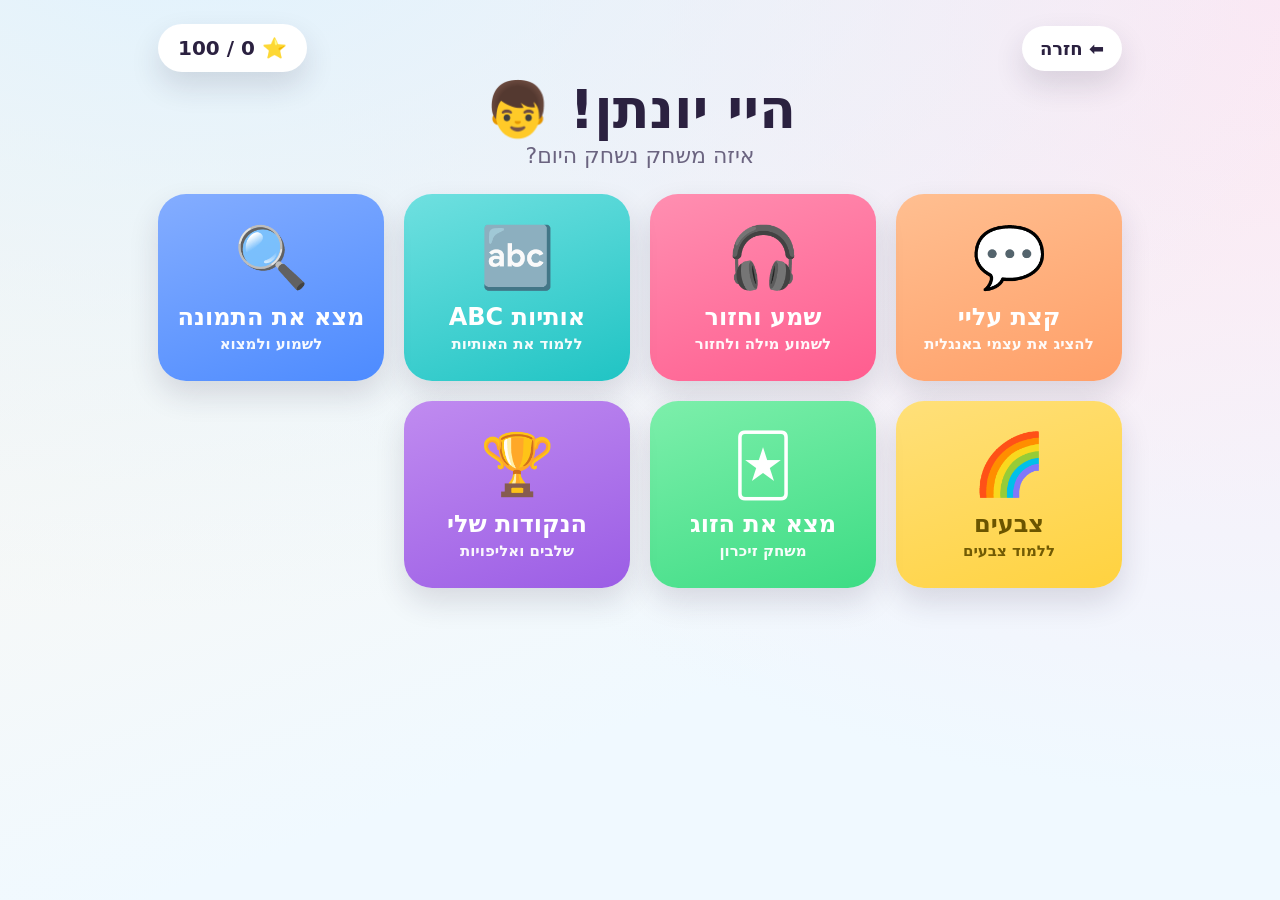
<file: yonatan.html>
<!DOCTYPE html>
<html lang="he" dir="rtl">
<head>
  <meta charset="UTF-8" />
  <meta name="viewport" content="width=device-width, initial-scale=1.0, maximum-scale=1.0, user-scalable=no" />
  <title>המשחקים של יונתן 👦</title>
  <script>document.write('<link rel="stylesheet" href="shared.css?t=' + Date.now() + '">');</script>
</head>
<body>
  <div class="wrap">
    <div class="topbar">
      <button class="btn-back" id="back">⬅️ חזרה</button>
      <div class="score" id="score">⭐ 0</div>
    </div>

    <!-- תפריט המשחקים -->
    <div id="menu">
      <h1 class="page-title">היי יונתן! 👦</h1>
      <p class="subtitle">איזה משחק נשחק היום?</p>
      <div class="games-grid">
        <button class="game-card c-peach"  onclick="Games.about()">
          <span class="ico">💬</span><span class="ttl">קצת עליי</span><span class="sub">להציג את עצמי באנגלית</span>
        </button>
        <button class="game-card c-pink"   onclick="Games.flash()">
          <span class="ico">🎧</span><span class="ttl">שמע וחזור</span><span class="sub">לשמוע מילה ולחזור</span>
        </button>
        <button class="game-card c-teal"   onclick="Games.abc()">
          <span class="ico">🔤</span><span class="ttl">אותיות ABC</span><span class="sub">ללמוד את האותיות</span>
        </button>
        <button class="game-card c-blue"   onclick="Games.find()">
          <span class="ico">🔍</span><span class="ttl">מצא את התמונה</span><span class="sub">לשמוע ולמצוא</span>
        </button>
        <button class="game-card c-yellow" onclick="Games.colors()">
          <span class="ico">🌈</span><span class="ttl">צבעים</span><span class="sub">ללמוד צבעים</span>
        </button>
        <button class="game-card c-green"  onclick="Games.memory()">
          <span class="ico">🃏</span><span class="ttl">מצא את הזוג</span><span class="sub">משחק זיכרון</span>
        </button>
        <button class="game-card c-purple" onclick="Games.progress()">
          <span class="ico">🏆</span><span class="ttl">הנקודות שלי</span><span class="sub">שלבים ואליפויות</span>
        </button>
      </div>
    </div>

    <!-- מסך המשחק -->
    <div id="stageWrap" class="hidden">
      <div class="stage" id="stage"></div>
    </div>
  </div>

  <script>(function(){var t=Date.now();document.write('<script src="data.js?t='+t+'"><\/script>');document.write('<script src="shared.js?t='+t+'"><\/script>');})();</script>
  <script>
    const stageWrap = document.getElementById("stageWrap");
    const stage = document.getElementById("stage");
    const menu = document.getElementById("menu");
    Score.init(document.getElementById("score"), "yonatan");

    document.getElementById("back").onclick = () => {
      if (!stageWrap.classList.contains("hidden")) { showMenu(); }
      else { location.href = "index.html"; }
    };
    function showMenu() { speechSynthesis && speechSynthesis.cancel(); stageWrap.classList.add("hidden"); menu.classList.remove("hidden"); }
    function showStage() { menu.classList.add("hidden"); stageWrap.classList.remove("hidden"); stage.innerHTML = ""; }

    // מאגר מילים ידידותי לבן 6 (פשוטות וחזותיות)
    const EASY = ALL_WORDS.filter(w => ["animals","food","colors","nature","things"].includes(w.topic));

    const Games = {
      /* ---------- 💬 קצת עליי — משפטי היכרות ---------- */
      about() {
        showStage();
        const SENT = ABOUT_ME.yonatan;
        let i = 0;
        const render = () => {
          const s = SENT[i];
          stage.innerHTML = "";
          stage.appendChild(el("div", "prompt-he", "ככה מספרים על עצמי 🌟 תשמע ותגיד גם אתה!"));
          stage.appendChild(el("div", "dots", SENT.map((_, k) => `<span class="${k <= i ? 'on' : ''}"></span>`).join("")));
          stage.appendChild(el("div", "big-emoji", s.emoji));
          stage.appendChild(el("div", "sentence-en", s.en));
          const heBtn = el("button", "sentence-he he-say", "🔈 " + s.he);
          heBtn.onclick = () => speakHe(s.he);
          stage.appendChild(heBtn);
          const fb = el("div", "feedback");
          const acts = el("div", "actions");
          const bL = el("button", "action listen", "🔊 שמע");
          bL.onclick = async () => { fb.className = "feedback"; fb.textContent = ""; await speakEn(s.en); };
          const bS = el("button", "action speak", "🎤 תורך!");
          bS.onclick = () => sayAndCheer(s, fb, bS);
          const last = i >= SENT.length - 1;
          const bN = el("button", "action next", last ? "🎉 סיימתי!" : "➡️ עוד משפט");
          bN.onclick = () => { if (last) { finishAbout(); } else { i++; render(); } };
          acts.append(bL, bS, bN);
          stage.append(fb, acts);
          speakHe("תגיד").then(() => speakEn(s.en));
        };
        render();
      },

      /* ---------- 1. שמע וחזור ---------- */
      flash() {
        showStage();
        let pool = shuffle(EASY);
        let i = 0;
        const render = () => {
          const w = pool[i % pool.length];
          stage.innerHTML = "";
          stage.appendChild(el("div", "prompt-he", "תשמע את המילה… ותגיד אותה גם אתה! 🗣️"));
          stage.appendChild(el("div", "big-emoji", w.emoji));
          stage.appendChild(el("div", "big-word", w.en));
          const fb = el("div", "feedback"); stage.appendChild(fb);
          const acts = el("div", "actions");

          const bListen = el("button", "action listen", "🔊 שמע");
          bListen.onclick = async () => { fb.className = "feedback"; fb.textContent = ""; await speakEn(w.en); };

          const bSpeak = el("button", "action speak", "🎤 תורך!");
          bSpeak.onclick = () => recordAndScore(w, fb, bSpeak, "he");

          const bNext = el("button", "action next", "➡️ עוד מילה");
          bNext.onclick = () => { i++; render(); };

          acts.append(bListen, bSpeak, bNext);
          stage.appendChild(acts);

          // הוראה קולית + הקראת המילה
          speakHe("תשמע את המילה ותגיד אותה").then(() => speakEn(w.en));
        };
        render();
      },

      /* ---------- 2. מצא את התמונה ---------- */
      find(list) {
        showStage();
        const source = list || EASY;
        const round = () => {
          const opts = sample(source, 4);
          const target = randItem(opts);
          stage.innerHTML = "";
          stage.appendChild(el("div", "prompt-he", "תשמע איזו מילה… ותלחץ על התמונה הנכונה! 👆"));
          const fb = el("div", "feedback");
          const choices = el("div", "choices");
          opts.forEach(o => {
            const c = el("button", "choice");
            c.innerHTML = `<span class="ce">${o.emoji}</span>`;
            c.onclick = () => {
              if (o.en === target.en) {
                c.classList.add("correct"); soundCorrect(); Score.add(); confetti(70);
                fb.className = "feedback great"; fb.textContent = "כל הכבוד! 🎉";
                // ממתינים שההקראה תסיים את המילה ורק אז עוברים הלאה
                speakHe("מצוין! זה " + target.he).then(() => setTimeout(round, 800));
              } else {
                c.classList.add("wrong"); soundTry();
                fb.className = "feedback try"; fb.textContent = "אופס, עוד פעם 🙂";
                speakHe("לא נורא, עוד פעם!");
                setTimeout(() => c.classList.remove("wrong"), 500);
              }
            };
            choices.appendChild(c);
          });
          stage.appendChild(choices);
          stage.appendChild(fb);
          const hear = el("div", "actions");
          const b = el("button", "action listen", "🔊 שמע שוב");
          b.onclick = () => speakEn(target.en);
          hear.appendChild(b); stage.appendChild(hear);
          speakHe("איפה").then(() => speakEn(target.en));
        };
        round();
      },

      /* ---------- 3. צבעים ---------- */
      colors() { this.find(ALL_WORDS.filter(w => w.topic === "colors")); },

      /* ---------- ABC — לימוד האותיות ---------- */
      abc() {
        showStage();
        let i = 0;
        const render = () => {
          const it = ABC[i % ABC.length];
          stage.innerHTML = "";
          stage.appendChild(el("div", "prompt-he", "תשמע את האות… ותגיד אותה גם אתה! 🔤"));
          stage.appendChild(el("div", "big-word", it.L + " " + it.L.toLowerCase()));
          stage.appendChild(el("div", "big-emoji", it.emoji));
          stage.appendChild(el("div", "prompt-en", it.word));
          const fb = el("div", "feedback");
          const acts = el("div", "actions");
          const bL = el("button", "action listen", "🔊 שמע");
          bL.onclick = () => { fb.className = "feedback"; fb.textContent = ""; speakEn(it.L).then(() => speakEn(it.word)); };
          const bS = el("button", "action speak", "🎤 תורך!");
          bS.onclick = () => recordAndScore({ en: it.L, he: it.L }, fb, bS, "he");
          const bN = el("button", "action next", "➡️ האות הבאה");
          bN.onclick = () => { i++; render(); };
          acts.append(bL, bS, bN);
          stage.append(fb, acts);
          speakHe("האות").then(() => speakEn(it.L)).then(() => speakEn(it.word));
        };
        render();
      },

      /* ---------- 4. משחק זיכרון (תמונות) ---------- */
      memory() {
        showStage();
        const picks = sample(EASY, 6);
        const deck = shuffle([...picks, ...picks].map((w, idx) => ({ ...w, uid: idx })));
        stage.innerHTML = "";
        stage.appendChild(el("div", "prompt-he", "מצא את שני הקלפים הזהים! 🃏"));
        const grid = el("div", "memory");
        let first = null, lock = false, matched = 0;
        deck.forEach((w) => {
          const card = el("button", "mcard");
          card.innerHTML = `<span class="back">❓</span><span class="face">${w.emoji}</span>`;
          card.onclick = () => {
            if (lock || card.classList.contains("up") || card.classList.contains("matched")) return;
            soundPop(); card.classList.add("up");
            speakEn(w.en);                 // אומרת את המילה באנגלית בכל היפוך קלף
            lock = true;                   // נעילה כדי שיספיק להגיד את המילה
            if (!first) {
              first = { card, w };
              setTimeout(() => { lock = false; }, 1500);
              return;
            }
            // קלף שני
            if (first.w.en === w.en) {
              card.classList.add("matched"); first.card.classList.add("matched");
              Score.add(); matched++;
              setTimeout(() => {
                soundCorrect(); first = null; lock = false;
                if (matched === picks.length) { confetti(150); soundWin(); speakHe("יש! כל הכבוד!"); }
              }, 1500);
            } else {
              setTimeout(() => {
                card.classList.remove("up"); first.card.classList.remove("up");
                first = null; lock = false;
              }, 1500);
            }
          };
          grid.appendChild(card);
        });
        stage.appendChild(grid);
        speakHe("מצא את שני הקלפים הזהים");
      },

      /* ---------- 🏆 הנקודות שלי ---------- */
      progress() {
        showStage();
        renderProgress(stage, "yonatan");
        speakHe("אלה הנקודות שלך. כל הכבוד!");
      },
    };

    /* אמירת משפט במשחק "קצת עליי" — משוב מעודד ורחום (לגיל 6) */
    async function sayAndCheer(s, fb, btn) {
      if (!RECOGNITION_OK) {
        fb.className = "feedback great"; fb.textContent = "כל הכבוד! 👏";
        Score.add(); soundCorrect(); speakHe("כל הכבוד!"); return;
      }
      fb.className = "feedback heard"; fb.textContent = "🎤 רגע…";
      const ok = await ensureMic();
      if (!ok) {
        fb.className = "feedback try"; fb.textContent = "אין גישה למיקרופון 🎤";
        showMicNote(fb); speakHe("צריך לאשר מיקרופון"); return;
      }
      btn.classList.add("recording"); btn.disabled = true;
      fb.className = "feedback heard"; fb.textContent = "🎤 מקשיב לך…";
      try {
        const res = await listen("en-US");
        const verdict = scorePronunciation(s.en, res.alternatives);
        if (verdict === "try") {
          fb.className = "feedback close"; fb.textContent = "יופי שניסית! בוא נשמע שוב 👂";
          soundTry(); await speakHe("יופי! תקשיב שוב"); await speakEnSlow(s.en);
        } else {
          fb.className = "feedback great"; fb.textContent = verdict === "great" ? "מושלם! 🌟" : "יפה מאוד! 👏";
          Score.add(); soundCorrect(); confetti(60); speakHe("כל הכבוד!");
        }
      } catch (e) {
        if (isMicPermissionError(e)) {
          fb.className = "feedback try"; fb.textContent = "אין גישה למיקרופון 🎤"; showMicNote(fb);
        } else {
          fb.className = "feedback try"; fb.textContent = "לא שמעתי… לחץ שוב על המיקרופון 🎤";
          speakHe("לא שמעתי, עוד פעם");
        }
      } finally { btn.classList.remove("recording"); btn.disabled = false; }
    }

    /* מסך סיום למשחק "קצת עליי" */
    function finishAbout() {
      stage.innerHTML = "";
      confetti(180); soundWin();
      stage.appendChild(el("div", "big-emoji", "🌟"));
      stage.appendChild(el("div", "prompt-he", "כל הכבוד יונתן! עכשיו אתה יודע לספר על עצמך באנגלית! 🎉"));
      const acts = el("div", "actions");
      const again = el("button", "action next", "🔁 עוד פעם");
      again.onclick = () => Games.about();
      const toMenu = el("button", "action ghost", "🏠 לתפריט");
      toMenu.onclick = showMenu;
      acts.append(again, toMenu);
      stage.appendChild(acts);
      speakHe("כל הכבוד! עכשיו אתה יודע לספר על עצמך באנגלית");
    }

    /* מציג הודעה כשאין גישה למיקרופון */
    function showMicNote(fb) {
      if (stage.querySelector(".mic-note")) return;
      const note = el("div", "mic-note",
        "🎤 כדי לחזור על המילים צריך מיקרופון.<br>פתח את המשחק עם הקובץ <b>הפעלה.bat</b> (נפתח ב-Chrome), ואשר גישה למיקרופון.<br>בינתיים אפשר להמשיך לשמוע ולתרגל 🙂");
      stage.appendChild(note);
    }

    /* הקלטה + משוב הגייה (משוב בעברית, לשון זכר) */
    async function recordAndScore(w, fb, btn, fbLang) {
      if (!RECOGNITION_OK) {
        fb.className = "feedback great"; fb.textContent = "יופי! כל הכבוד 👏";
        Score.add(); soundCorrect(); speakHe("יופי!"); return;
      }
      // ביקוש הרשאת מיקרופון (חלון אישור מופיע פעם אחת)
      fb.className = "feedback heard"; fb.textContent = "🎤 רגע…";
      const ok = await ensureMic();
      if (!ok) {
        fb.className = "feedback try"; fb.textContent = "אין גישה למיקרופון 🎤";
        showMicNote(fb); speakHe("צריך לאשר מיקרופון"); return;
      }
      btn.classList.add("recording"); btn.disabled = true;
      fb.className = "feedback heard"; fb.textContent = "🎤 מקשיב לך…";
      try {
        const res = await listen("en-US");
        const verdict = scorePronunciation(w.en, res.alternatives);
        if (verdict === "great") {
          fb.className = "feedback great"; fb.textContent = "מושלם! נהדר! 🌟";
          Score.add(); soundCorrect(); confetti(70); speakHe("מצוין! יפה מאוד!");
        } else if (verdict === "close") {
          fb.className = "feedback close"; fb.textContent = "כמעט! בוא נשמע שוב 👂";
          soundTry(); await speakHe("כמעט! תקשיב שוב"); await speakEnSlow(w.en);
        } else {
          fb.className = "feedback try"; fb.textContent = "בוא ננסה שוב יחד 🙂";
          soundTry(); await speakHe("בוא נשמע שוב"); await speakEnSlow(w.en);
        }
      } catch (e) {
        if (isMicPermissionError(e)) {
          fb.className = "feedback try"; fb.textContent = "אין גישה למיקרופון 🎤";
          showMicNote(fb);
        } else {
          fb.className = "feedback try"; fb.textContent = "לא שמעתי… לחץ שוב על המיקרופון 🎤";
          speakHe("לא שמעתי, עוד פעם");
        }
      } finally { btn.classList.remove("recording"); btn.disabled = false; }
    }
  </script>
</body>
</html>
</file>
<file: shared.css>
/* ============================================================
   shared.css — מערכת עיצוב משותפת למשחקים
   צבעוני, ידידותי לילדים, אותיות גדולות, כפתורים עגולים.
   ============================================================ */

:root {
  --bg-1: #fff7ed;
  --bg-2: #e0f2fe;
  --ink: #2b2140;
  --ink-soft: #6b6480;
  --card: #ffffff;
  --shadow: 0 14px 30px rgba(43, 33, 64, 0.14);
  --shadow-lg: 0 22px 50px rgba(43, 33, 64, 0.22);
  --radius: 28px;

  /* ערכת צבעים מלאת חיים */
  --pink: #ff5d8f;
  --peach: #ff9f68;
  --yellow: #ffd23f;
  --green: #3ddc84;
  --teal: #20c4c4;
  --blue: #4d8bff;
  --purple: #9b5de5;

  /* נושאי הדמויות */
  --shai: #ff5d8f;     /* שי בת 5 — ורוד */
  --shai-2: #ffb3c9;
  --tom: #20c4c4;      /* תום בת 9 — טורקיז */
  --tom-2: #9ae6e6;
}

* { box-sizing: border-box; }

html, body {
  margin: 0;
  padding: 0;
  min-height: 100%;
}

body {
  font-family: "Varela Round", "Comic Sans MS", "Trebuchet MS", "Segoe UI", system-ui, sans-serif;
  color: var(--ink);
  background:
    radial-gradient(1200px 700px at 15% -10%, var(--bg-2), transparent),
    radial-gradient(1100px 800px at 100% 0%, #fce7f3, transparent),
    linear-gradient(160deg, var(--bg-1), #f0f9ff 70%);
  background-attachment: fixed;
  direction: rtl;
  text-align: center;
  -webkit-tap-highlight-color: transparent;
  user-select: none;
}

/* ---------- פריסה כללית ---------- */
.wrap {
  max-width: 1000px;
  margin: 0 auto;
  padding: 24px 18px 60px;
}

.topbar {
  display: flex;
  align-items: center;
  justify-content: space-between;
  gap: 12px;
  margin-bottom: 8px;
}

.btn-back {
  border: none;
  cursor: pointer;
  background: #fff;
  color: var(--ink);
  font-size: 18px;
  font-weight: 700;
  padding: 12px 18px;
  border-radius: 999px;
  box-shadow: var(--shadow);
  font-family: inherit;
  transition: transform .12s ease;
}
.btn-back:hover { transform: translateY(-2px); }
.btn-back:active { transform: scale(.95); }

.score {
  background: #fff;
  border-radius: 999px;
  padding: 12px 20px;
  font-size: 20px;
  font-weight: 800;
  box-shadow: var(--shadow);
}

h1.page-title {
  font-size: clamp(30px, 6vw, 54px);
  margin: 6px 0 4px;
  line-height: 1.1;
  unicode-bidi: isolate;
}
.subtitle {
  font-size: clamp(16px, 3vw, 22px);
  color: var(--ink-soft);
  margin: 0 0 26px;
  unicode-bidi: isolate;
}

/* ---------- בחירת דמות (עמוד הבית) ---------- */
.pickers {
  display: flex;
  gap: 28px;
  flex-wrap: wrap;
  justify-content: center;
  margin-top: 18px;
}
.picker {
  flex: 1 1 300px;
  max-width: 380px;
  border: none;
  cursor: pointer;
  font-family: inherit;
  color: #fff;
  border-radius: 36px;
  padding: 40px 26px;
  box-shadow: var(--shadow-lg);
  transition: transform .15s ease, box-shadow .15s ease;
  position: relative;
  overflow: hidden;
}
.picker:hover { transform: translateY(-8px) scale(1.02); }
.picker:active { transform: scale(.97); }
.picker .ava { font-size: 96px; display: block; margin-bottom: 6px; filter: drop-shadow(0 6px 8px rgba(0,0,0,.18)); }
.ava-svg { width: 108px; height: auto; display: block; margin: 0 auto; }
.hero-ava { display: flex; justify-content: center; margin-bottom: 2px; filter: drop-shadow(0 6px 8px rgba(0,0,0,.15)); }
.hero-ava .ava-svg { width: 96px; }
.picker .name { display: block; font-size: 46px; font-weight: 900; }
.picker .age { display: block; font-size: 22px; opacity: .95; margin-top: 6px; }
.picker.shai    { background: linear-gradient(160deg, #ff7eb3, #ff5d8f 60%, #ff4d6d); }
.picker.lia     { background: linear-gradient(160deg, #c08bf0, #9b5de5 60%, #7c3aed); }
.picker.yonatan { background: linear-gradient(160deg, #84adff, #4d8bff 60%, #2f6bff); }
.picker.tom     { background: linear-gradient(160deg, #4fd1c5, #20c4c4 60%, #1aa7a7); }

/* ---------- רשת המשחקים ---------- */
.games-grid {
  display: grid;
  grid-template-columns: repeat(auto-fit, minmax(210px, 1fr));
  gap: 20px;
  margin-top: 10px;
}
.game-card {
  border: none;
  cursor: pointer;
  font-family: inherit;
  color: #fff;
  border-radius: var(--radius);
  padding: 28px 18px;
  box-shadow: var(--shadow);
  transition: transform .14s ease, box-shadow .14s ease;
  text-align: center;
}
.game-card:hover { transform: translateY(-6px); box-shadow: var(--shadow-lg); }
.game-card:active { transform: scale(.96); }
.game-card .ico { font-size: 60px; display: block; }
.game-card .ttl { display: block; font-size: 24px; font-weight: 800; margin-top: 10px; unicode-bidi: isolate; }
.game-card .sub { display: block; font-size: 15px; opacity: .95; margin-top: 4px; font-weight: 600; unicode-bidi: isolate; }

.c-pink   { background: linear-gradient(160deg, #ff8fb1, var(--pink)); }
.c-peach  { background: linear-gradient(160deg, #ffbf91, var(--peach)); }
.c-yellow { background: linear-gradient(160deg, #ffe07a, var(--yellow)); color: #6b5500; }
.c-green  { background: linear-gradient(160deg, #7defab, var(--green)); }
.c-teal   { background: linear-gradient(160deg, #6fe0e0, var(--teal)); }
.c-blue   { background: linear-gradient(160deg, #84adff, var(--blue)); }
.c-purple { background: linear-gradient(160deg, #c08bf0, var(--purple)); }

/* ---------- מסך משחק ---------- */
.stage {
  background: var(--card);
  border-radius: 34px;
  box-shadow: var(--shadow-lg);
  padding: 30px 22px 38px;
  margin-top: 14px;
  min-height: 420px;
  display: flex;
  flex-direction: column;
  align-items: center;
  justify-content: center;
  gap: 18px;
}
.hidden { display: none !important; }

.prompt-he { font-size: clamp(20px, 4vw, 28px); font-weight: 800; color: var(--ink); }
.prompt-en { font-size: clamp(18px, 3.5vw, 24px); font-weight: 700; color: var(--ink-soft); }

.big-emoji {
  font-size: clamp(110px, 26vw, 190px);
  line-height: 1;
  filter: drop-shadow(0 10px 14px rgba(0,0,0,.16));
  animation: pop .4s ease;
}
.big-word {
  font-size: clamp(40px, 9vw, 78px);
  font-weight: 900;
  letter-spacing: 2px;
  direction: ltr;
}

/* משפטים (משחק "קצת עליי") */
.sentence-en {
  font-size: clamp(26px, 6vw, 46px);
  font-weight: 900;
  direction: ltr;
  color: var(--ink);
  line-height: 1.15;
  padding: 0 8px;
}
.sentence-he {
  font-size: clamp(18px, 4vw, 26px);
  font-weight: 800;
  color: var(--ink-soft);
  unicode-bidi: isolate;
}
/* שורת העברית כלחיצה — לוחצים כדי לשמוע את ההסבר */
.he-say {
  font-family: inherit;
  border: 2px dashed #d9b3e6;
  background: #faf5ff;
  border-radius: 16px;
  padding: 8px 16px;
  cursor: pointer;
  transition: transform .12s ease, background .12s ease;
}
.he-say:hover { transform: translateY(-2px); background: #f3e8ff; }
.he-say:active { transform: scale(.96); }
.dots { display: flex; gap: 8px; justify-content: center; }
.dots span {
  width: 12px; height: 12px; border-radius: 999px;
  background: #e6e1ef; box-shadow: inset 0 1px 2px rgba(0,0,0,.1);
}
.dots span.on { background: linear-gradient(160deg, #ff8fb1, var(--pink)); }

@keyframes pop { 0% { transform: scale(.4); opacity: 0; } 70% { transform: scale(1.12); } 100% { transform: scale(1); opacity: 1; } }

/* כפתורי פעולה גדולים */
.actions { display: flex; gap: 14px; flex-wrap: wrap; justify-content: center; }
.action {
  border: none;
  cursor: pointer;
  font-family: inherit;
  font-size: 22px;
  font-weight: 800;
  color: #fff;
  padding: 18px 26px;
  border-radius: 999px;
  box-shadow: var(--shadow);
  transition: transform .12s ease, filter .12s ease;
  display: inline-flex;
  align-items: center;
  gap: 10px;
}
.action:hover { transform: translateY(-3px); filter: brightness(1.05); }
.action:active { transform: scale(.95); }
.action:disabled { opacity: .5; cursor: default; transform: none; }
.action.listen { background: linear-gradient(160deg, #84adff, var(--blue)); }
.action.speak  { background: linear-gradient(160deg, #ff8fb1, var(--pink)); }
.action.next   { background: linear-gradient(160deg, #7defab, var(--green)); color: #0a4a26; }
.action.ghost  { background: #eef0f6; color: var(--ink); box-shadow: none; }

/* מצב הקלטה — דופק */
.action.recording { animation: rec 1s ease-in-out infinite; }
@keyframes rec { 0%,100% { box-shadow: 0 0 0 0 rgba(255,93,143,.6); } 50% { box-shadow: 0 0 0 18px rgba(255,93,143,0); } }

/* בועת משוב */
.feedback {
  min-height: 56px;
  font-size: clamp(20px, 4vw, 26px);
  font-weight: 800;
  padding: 10px 22px;
  border-radius: 22px;
  transition: all .2s ease;
}
.feedback.great { background: #dcfce7; color: #166534; animation: pop .35s ease; }
.feedback.close { background: #fef9c3; color: #854d0e; }
.feedback.try   { background: #fee2e2; color: #991b1b; }
.feedback.heard { background: #e0e7ff; color: #3730a3; font-size: 18px; }

/* בחירה מרובה (תמונות / מילים) */
.choices {
  display: grid;
  grid-template-columns: repeat(auto-fit, minmax(130px, 1fr));
  gap: 16px;
  width: 100%;
  max-width: 640px;
}
.choice {
  border: 4px solid transparent;
  cursor: pointer;
  font-family: inherit;
  background: #f8f9ff;
  border-radius: 26px;
  padding: 22px 10px;
  box-shadow: var(--shadow);
  transition: transform .12s ease, border-color .12s ease;
}
.choice:hover { transform: translateY(-4px); }
.choice:active { transform: scale(.95); }
.choice .ce { font-size: 64px; display: block; }
.choice .cw { font-size: 26px; font-weight: 800; margin-top: 6px; direction: ltr; }
.choice.correct { border-color: var(--green); background: #dcfce7; }
.choice.wrong   { border-color: var(--pink); background: #fee2e2; animation: shake .4s; }
@keyframes shake { 0%,100% { transform: translateX(0); } 25% { transform: translateX(-8px); } 75% { transform: translateX(8px); } }

/* אותיות (זיהוי אות ראשונה / השלמת אותיות) */
.letters { display: flex; gap: 10px; justify-content: center; flex-wrap: wrap; direction: ltr; }
.letter {
  width: 64px; height: 78px;
  display: grid; place-items: center;
  font-size: 44px; font-weight: 900;
  background: #f1f5ff; border-radius: 16px;
  box-shadow: inset 0 -4px 0 rgba(0,0,0,.06);
}
.letter.blank { background: #fff3bf; color: var(--ink-soft); border: 3px dashed #e0c200; }
.letter.filled { background: #dcfce7; }
.letter-pick {
  border: none; cursor: pointer; font-family: inherit;
  width: 64px; height: 64px; font-size: 36px; font-weight: 900;
  border-radius: 16px; color: #fff;
  background: linear-gradient(160deg, #c08bf0, var(--purple));
  box-shadow: var(--shadow); transition: transform .1s ease;
}
.letter-pick:hover { transform: translateY(-3px); }
.letter-pick:active { transform: scale(.9); }
.letter-pick:disabled { opacity: .35; }

/* קלפי זיכרון */
.memory {
  display: grid;
  grid-template-columns: repeat(4, 1fr);
  gap: 12px;
  width: 100%;
  max-width: 560px;
}
.mcard {
  aspect-ratio: 1;
  border: none; cursor: pointer; font-family: inherit;
  border-radius: 18px;
  font-size: 44px; font-weight: 800;
  background: linear-gradient(160deg, #84adff, var(--blue));
  color: #fff;
  box-shadow: var(--shadow);
  transition: transform .15s ease;
  display: grid; place-items: center;
}
.mcard .face { display: none; direction: ltr; }
.mcard.up { background: #fff; color: var(--ink); }
.mcard.up .face { display: block; }
.mcard.up .back { display: none; }
.mcard.matched { background: #dcfce7; cursor: default; animation: pop .3s ease; }
.mcard:active { transform: scale(.95); }

/* פירור הוראות בראש המסך */
.hint {
  display: inline-flex; align-items: center; gap: 8px;
  background: #fff; border-radius: 999px;
  padding: 8px 16px; font-size: 16px; font-weight: 700;
  color: var(--ink-soft); box-shadow: var(--shadow);
  cursor: pointer;
}

/* קונפטי */
#confetti { position: fixed; inset: 0; pointer-events: none; z-index: 50; }

/* כוכבים שנאספו */
.stars { font-size: 28px; letter-spacing: 4px; }

@media (max-width: 560px) {
  .memory { grid-template-columns: repeat(4, 1fr); }
  .letter, .letter-pick { width: 50px; }
  .letter { height: 64px; font-size: 34px; }
}

/* ---------- מסך התקדמות / שלבים ---------- */
.level-badge {
  font-size: clamp(54px, 12vw, 90px);
  font-weight: 900;
  line-height: 1;
}
.level-cap { font-size: clamp(18px, 4vw, 24px); color: var(--ink-soft); font-weight: 800; }
.bar {
  width: min(560px, 92%);
  height: 30px;
  background: #eef0f6;
  border-radius: 999px;
  overflow: hidden;
  box-shadow: inset 0 2px 6px rgba(0,0,0,.08);
}
.bar > i {
  display: block; height: 100%;
  background: linear-gradient(90deg, var(--green), var(--teal), var(--blue));
  border-radius: 999px;
  transition: width .5s ease;
}
.trophies {
  display: flex; gap: 8px; flex-wrap: wrap; justify-content: center;
  font-size: 34px; min-height: 40px;
}
.trophies .none { font-size: 18px; color: var(--ink-soft); font-weight: 700; }

.days-table {
  width: min(560px, 96%);
  border-collapse: collapse;
  background: #fff;
  border-radius: 20px;
  overflow: hidden;
  box-shadow: var(--shadow);
  font-size: 18px;
}
.days-table th { background: #f1f5ff; padding: 12px; font-weight: 800; }
.days-table td { padding: 12px; border-top: 2px solid #f1f5ff; font-weight: 700; }
.days-table td.pts { color: var(--green); font-weight: 900; }
.days-table tr.today td { background: #fff7ed; }
.days-empty { color: var(--ink-soft); font-weight: 700; }

/* ---------- חגיגת אליפות ---------- */
.champ-overlay {
  position: fixed; inset: 0; z-index: 60;
  display: grid; place-items: center;
  background: rgba(43,33,64,.55);
  backdrop-filter: blur(4px);
  animation: pop .4s ease;
}
.champ-card {
  background: linear-gradient(160deg, #fff, #fff7ed);
  border-radius: 36px; padding: 40px 34px; max-width: 420px; width: 88%;
  box-shadow: var(--shadow-lg); text-align: center;
}
.champ-card .cup { font-size: 110px; animation: bob 1.4s ease-in-out infinite; }
@keyframes bob { 0%,100%{transform:translateY(0)} 50%{transform:translateY(-12px)} }
.champ-card h2 { font-size: 38px; margin: 6px 0; color: var(--pink); }
.champ-card p { font-size: 20px; color: var(--ink-soft); margin: 4px 0 22px; }

/* ---------- הודעת מיקרופון ---------- */
.mic-note {
  background: #fff7ed; border: 3px dashed #ffb37a;
  border-radius: 18px; padding: 14px 18px; margin-top: 8px;
  font-size: 16px; font-weight: 700; color: #9a5a00;
  max-width: 560px;
}
.mic-note b { color: #cf6a00; }
</file>
